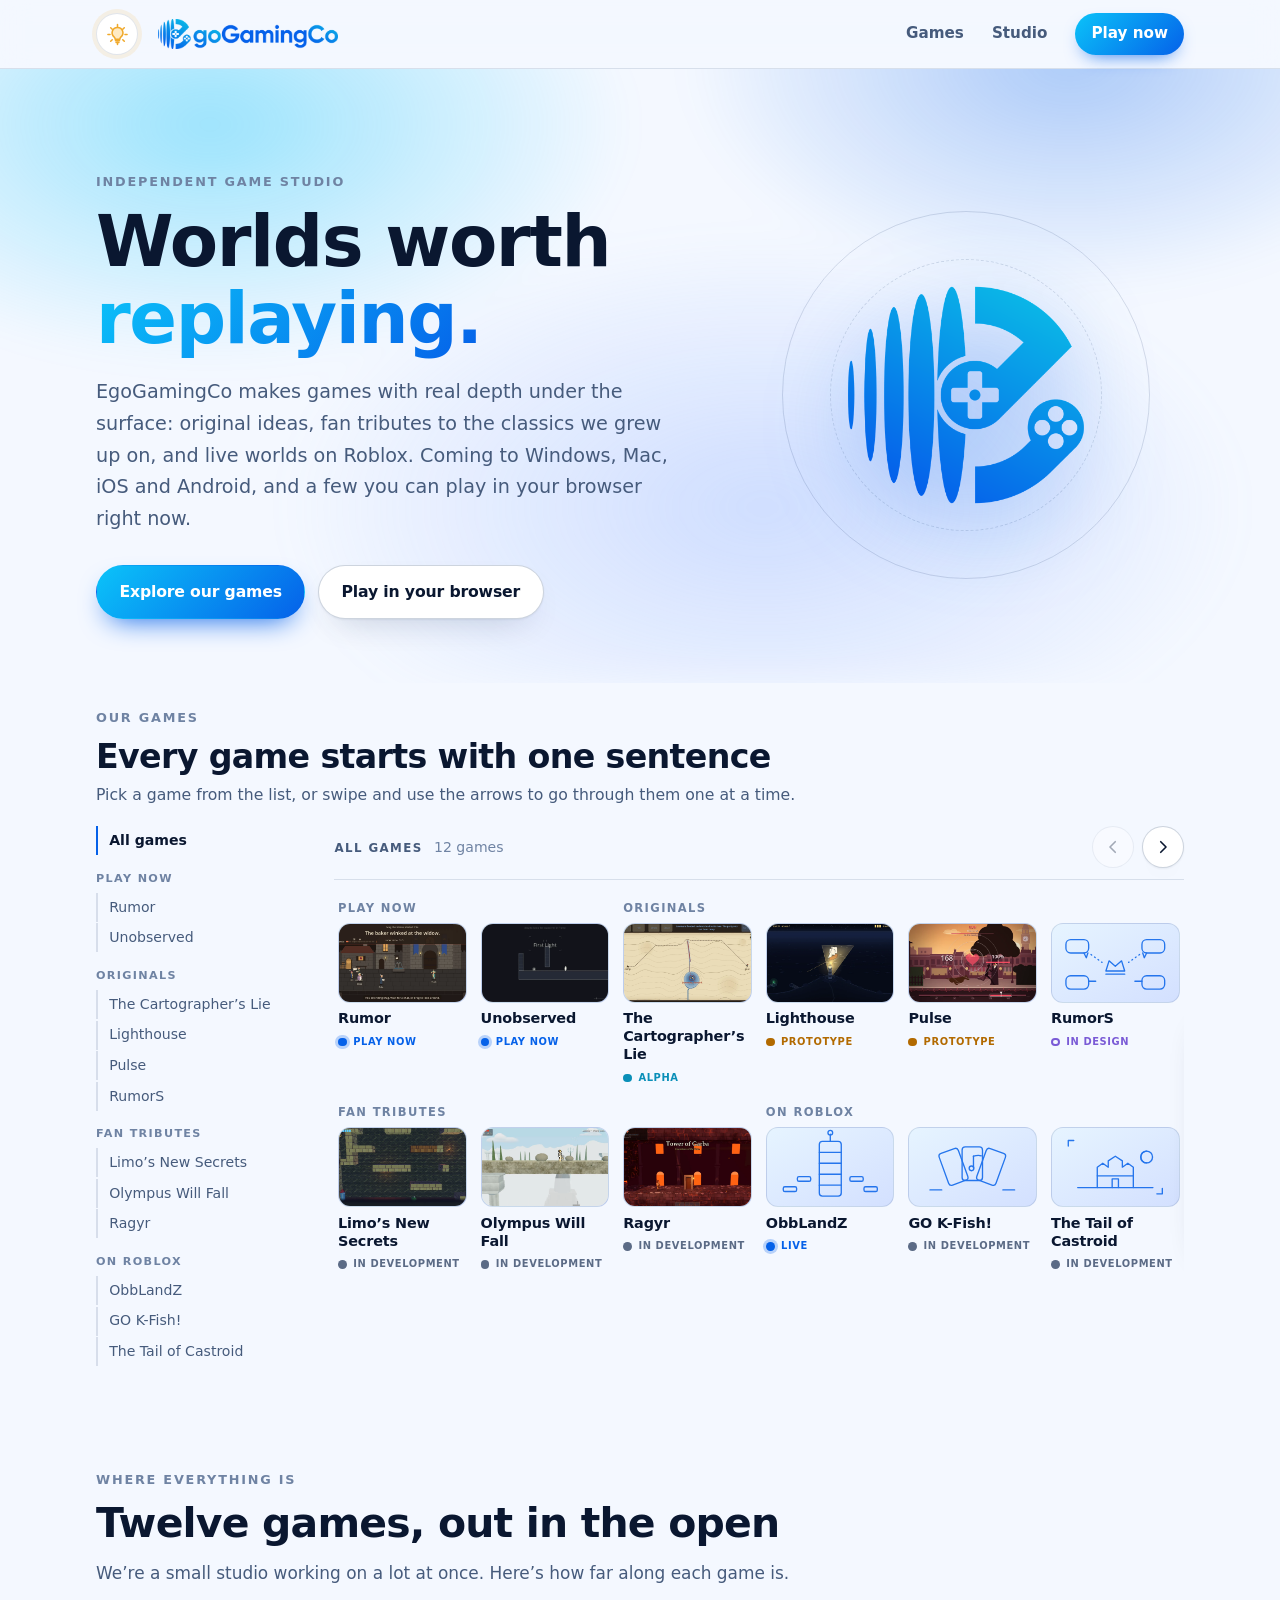
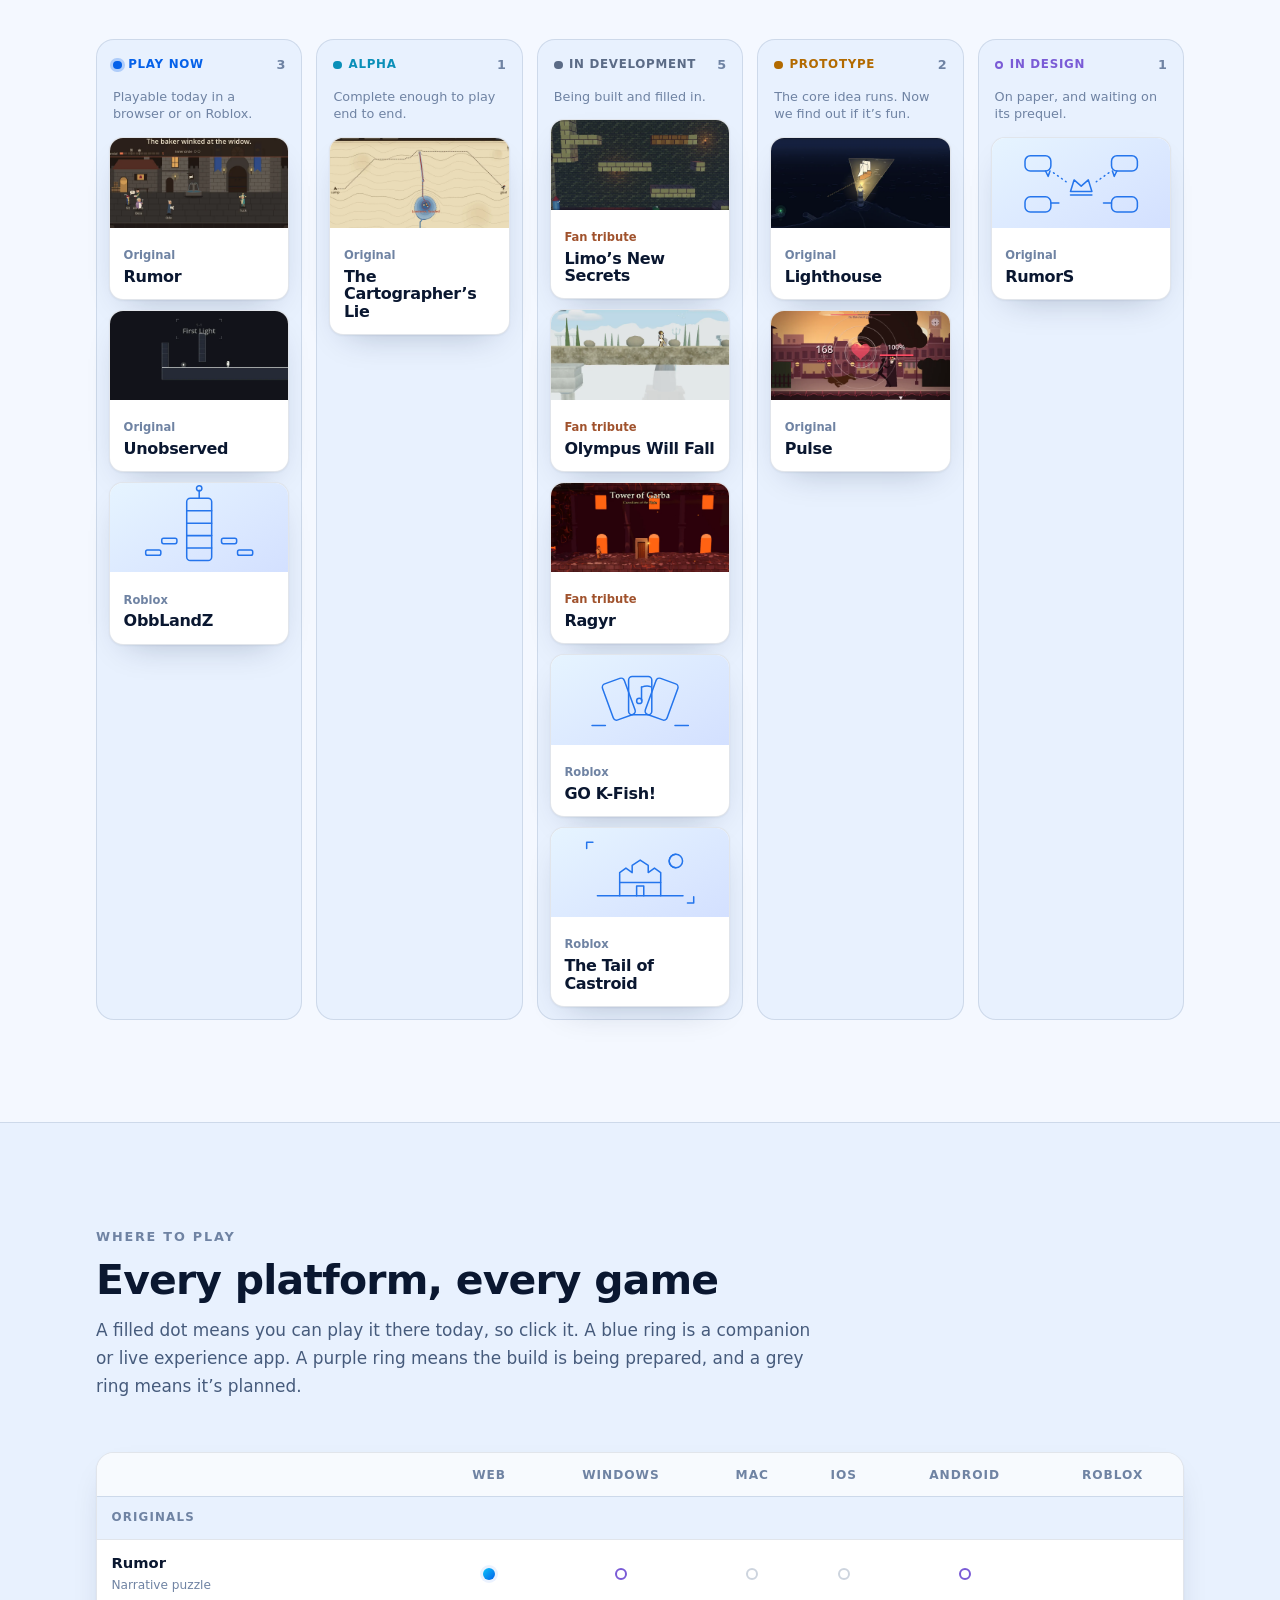
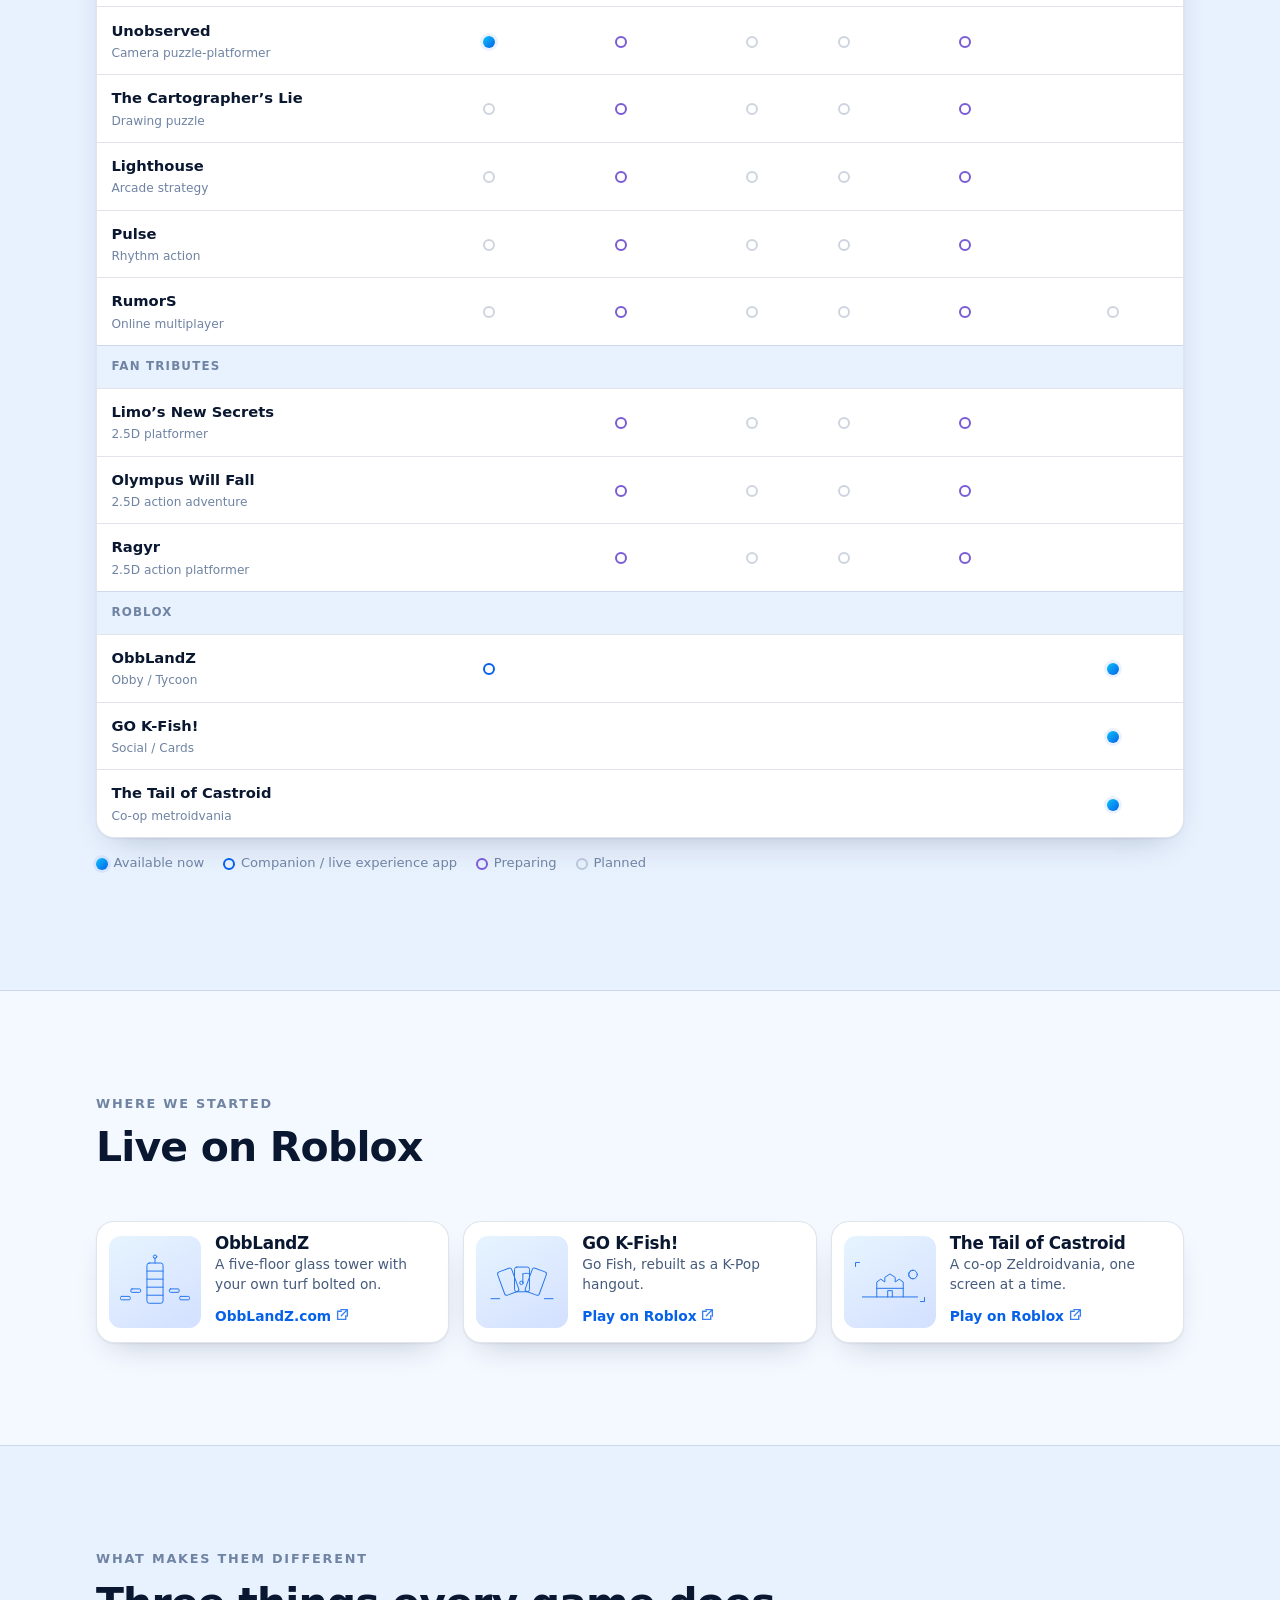
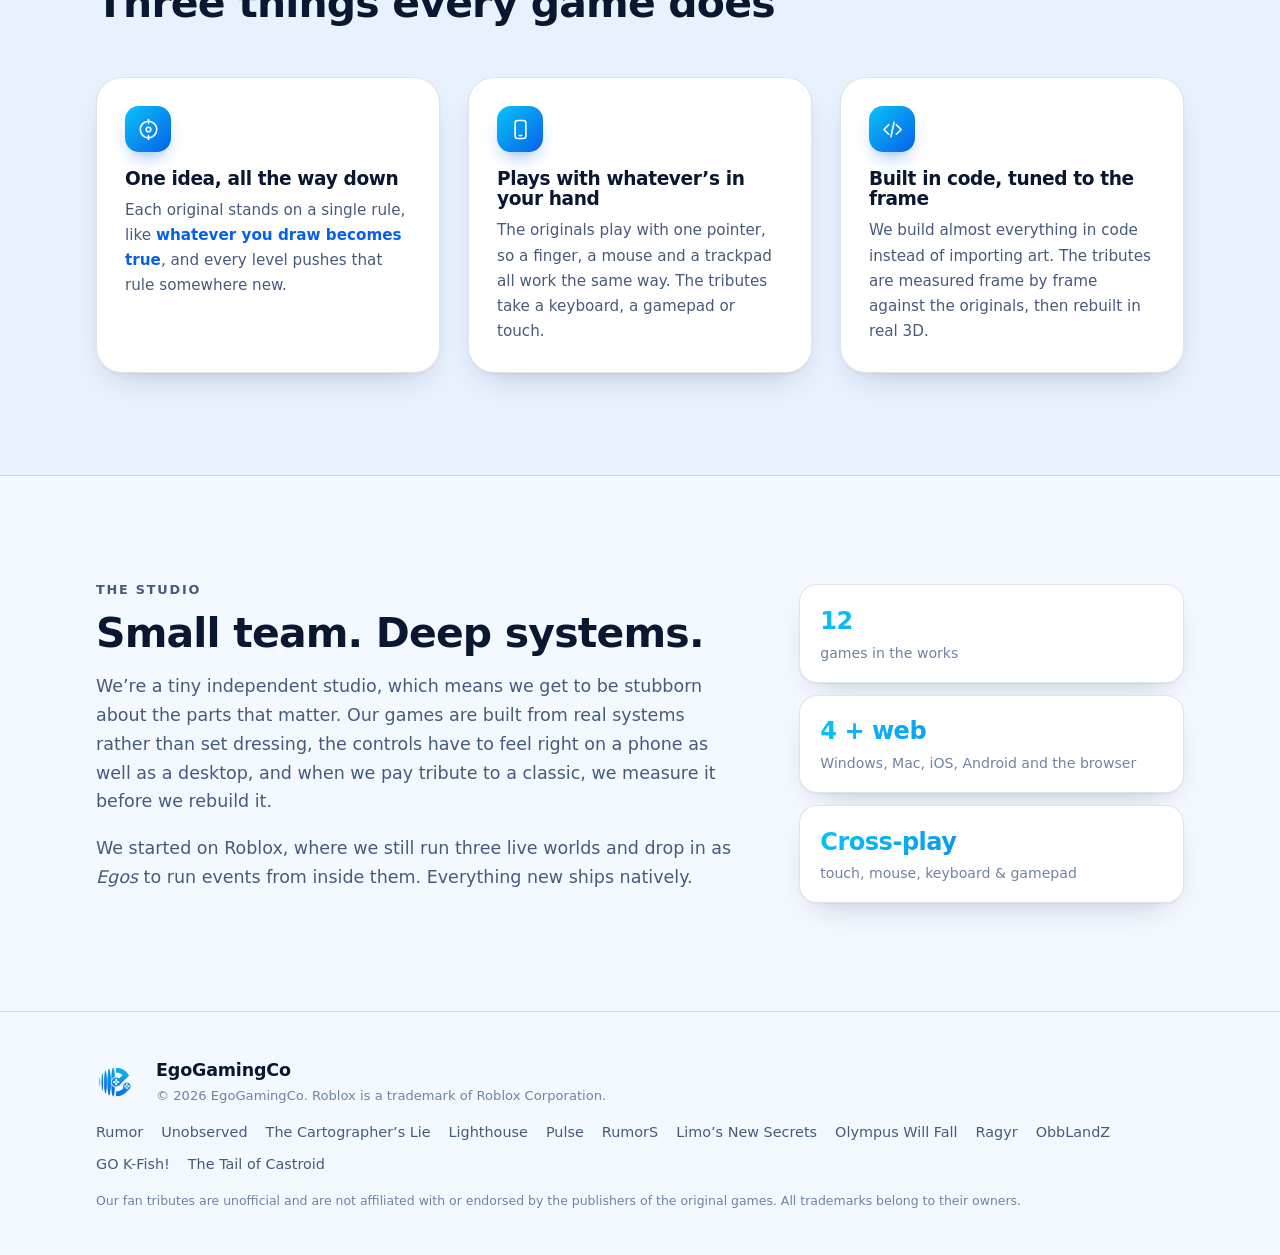
<file: index.html>
<!DOCTYPE html>
<html lang="en" id="top">
<head>
<meta charset="utf-8">
<meta name="viewport" content="width=device-width, initial-scale=1">
<title>EgoGamingCo — Worlds worth replaying</title>
<meta name="description" content="EgoGamingCo is an independent game studio making original games, fan tributes to the classics, and live worlds on Roblox, for Windows, Mac, iOS, Android and the web.">
<meta name="theme-color" content="#0561E9" media="(prefers-color-scheme: light)">
<meta name="theme-color" content="#070C18" media="(prefers-color-scheme: dark)">

<link rel="icon" href="favicon.ico" sizes="any">
<link rel="icon" type="image/png" sizes="32x32" href="assets/img/favicon-32.png">
<link rel="icon" type="image/png" sizes="16x16" href="assets/img/favicon-16.png">
<link rel="apple-touch-icon" href="assets/img/apple-touch-icon.png">

<meta property="og:type" content="website">
<meta property="og:site_name" content="EgoGamingCo">
<meta property="og:title" content="EgoGamingCo — Worlds worth replaying">
<meta property="og:description" content="Original games, fan tributes and live Roblox worlds, for Windows, Mac, iOS, Android and the web.">
<meta property="og:url" content="https://egogamingco.com/">
<meta property="og:image" content="https://egogamingco.com/assets/img/og-cover.png">
<meta property="og:image:width" content="1200">
<meta property="og:image:height" content="630">
<meta name="twitter:card" content="summary_large_image">

<link rel="stylesheet" href="assets/css/site.css">
<link rel="stylesheet" href="assets/css/games.css">
<script>
  // Applied before first paint so a saved theme never flashes the other mode.
  document.documentElement.classList.add('js');
  try {
    var t = localStorage.getItem('egc-theme');
    if (t === 'light' || t === 'dark') document.documentElement.setAttribute('data-theme', t);
  } catch (e) {}
  // Failsafe: if site.js never lands, drop the class that hides reveal content.
  setTimeout(function () {
    if (!window.__egcReady) document.documentElement.classList.remove('js');
  }, 2500);
</script>
<style>
.board { display: grid; gap: 14px; grid-template-columns: repeat(5, minmax(0, 1fr)); }
@media (max-width: 1060px) { .board { grid-template-columns: repeat(auto-fit, minmax(220px, 1fr)); } }
.lane { display: flex; flex-direction: column; gap: 10px; padding: 12px; border-radius: var(--radius);
  background: var(--bg-2); border: 1px solid var(--line); }
.lane > header { display: flex; align-items: center; justify-content: space-between; padding: 2px 4px 6px; }
.lane > header .n { font-size: .8rem; color: var(--text-faint); font-weight: 650; }
.lane-note { margin: -4px 4px 4px; font-size: .8rem; color: var(--text-faint); line-height: 1.4; }
.ticket { display: block; background: var(--surface); border: 1px solid var(--line); border-radius: 14px; overflow: hidden;
  box-shadow: var(--shadow); color: inherit; transition: transform .3s var(--ease), box-shadow .3s var(--ease); }
.ticket:hover { text-decoration: none; transform: translateY(-3px); box-shadow: var(--shadow-lift); }
.ticket .shot { aspect-ratio: 16 / 8; }
.ticket-body { padding: .7rem .85rem .85rem; }
.ticket h3 { font-size: 1rem; }
.ticket .kind { font-size: .72rem; color: var(--text-faint); font-weight: 650; }
.ticket .kind.tribute { color: var(--tribute); }

.matrix-wrap { overflow-x: auto; border: 1px solid var(--line); border-radius: var(--radius); background: var(--surface); box-shadow: var(--shadow); }
table.matrix { width: 100%; border-collapse: collapse; font-size: .92rem; min-width: 620px; }
.matrix th, .matrix td { padding: .7rem .9rem; text-align: center; border-bottom: 1px solid var(--line); }
.matrix thead th { font-size: .76rem; letter-spacing: .08em; text-transform: uppercase; color: var(--text-faint); background: var(--surface-2); }
.matrix tbody th { text-align: left; font-weight: 650; white-space: nowrap; }
.matrix tbody th small { display: block; font-weight: 500; color: var(--text-faint); font-size: .76rem; }
.matrix tr.group th { background: var(--bg-2); font-size: .74rem; letter-spacing: .1em; text-transform: uppercase; color: var(--text-faint); }
.matrix tbody tr:last-child > * { border-bottom: 0; }
.dot { display: inline-block; width: 12px; height: 12px; border-radius: 50%; vertical-align: middle; }
.dot.now { background: var(--brand-grad); box-shadow: 0 0 0 3px var(--chip-bg); }
.dot.planned { border: 2px solid var(--line-strong); }
.dot.preparing { border: 2px solid var(--st-design); }
.dot.companion { border: 2px solid var(--st-play); }
.matrix a { font-weight: 650; }
.legend { margin-top: .9rem; }
/* Phones: platform names stand on end so all seven columns fit without sideways scrolling. */
@media (max-width: 640px) {
  table.matrix { min-width: 0; table-layout: fixed; font-size: .84rem; }
  .matrix th, .matrix td { padding: .5rem .1rem; }
  .matrix thead th:not(:first-child) { width: 34px; vertical-align: bottom; padding-block: .6rem; }
  .matrix thead th span { display: inline-block; writing-mode: vertical-rl; transform: rotate(180deg); letter-spacing: .05em; }
  .matrix tbody th, .matrix tr.group th { padding-left: .75rem; white-space: normal; line-height: 1.25; }
  .matrix tbody th small { display: none; }
  .dot { width: 11px; height: 11px; }
}
.legend .dot { margin-right: .35rem; }

.strip { display: grid; gap: 14px; grid-template-columns: repeat(auto-fit, minmax(250px, 1fr)); }
.mini { display: grid; grid-template-columns: 92px 1fr; gap: 14px; align-items: center; padding: 12px;
  background: var(--surface); border: 1px solid var(--line); border-radius: var(--radius); box-shadow: var(--shadow); }
.mini .shot { border-radius: 12px; aspect-ratio: 1; }
.mini h3 { font-size: 1.05rem; }
.mini p { margin: .15rem 0 .35rem; font-size: .86rem; color: var(--text-soft); line-height: 1.45; }
.mini a { font-size: .86rem; font-weight: 650; }

#games { padding-top: 24px; padding-bottom: 0; scroll-margin-top: 68px; }
#games .section-head { margin-bottom: 18px; }
#games .section-head h2 { font-size: clamp(1.6rem, 2.6vw, 2.2rem); }
#games .section-sub { margin-top: .4rem; font-size: .98rem; }

/* Rail on the left lists every game; the deck on the right shows one view at a time. */
.reel { display: grid; grid-template-columns: 200px minmax(0, 1fr); gap: clamp(20px, 3vw, 44px); }
.rail { position: sticky; top: 92px; align-self: start; display: flex; flex-direction: column; gap: .1rem; font-size: .88rem;
  scrollbar-width: none; }
.rail::-webkit-scrollbar { display: none; }
.rail p { margin: .8rem 0 .2rem; font-size: .7rem; font-weight: 700; letter-spacing: .12em; text-transform: uppercase; color: var(--text-faint); }
.rail a { color: var(--text-soft); padding: .18rem .7rem; border-left: 2px solid var(--line); }
.rail a:hover { text-decoration: none; color: var(--text); }
.rail a.on { color: var(--text); border-left-color: var(--brand-blue); font-weight: 650; }
.rail .rail-all { font-weight: 650; }

.deck { min-width: 0; }
.deck-bar { display: flex; align-items: center; gap: .6rem 1rem; padding-bottom: .7rem; border-bottom: 1px solid var(--line); }
.deck-pos { margin: 0 auto 0 0; display: flex; align-items: baseline; gap: .7rem; font-size: .88rem; color: var(--text-faint); }
.deck-group { font-size: .74rem; font-weight: 700; letter-spacing: .12em; text-transform: uppercase; color: var(--text-soft); }
.deck-nav { display: flex; gap: .5rem; }
.deck-nav button { display: grid; place-items: center; width: 42px; height: 42px; border-radius: 50%; cursor: pointer;
  border: 1px solid var(--line-strong); background: var(--surface); color: var(--text); box-shadow: var(--shadow);
  transition: border-color .2s var(--ease), opacity .2s var(--ease); }
.deck-nav button:hover:not(:disabled) { border-color: var(--brand-cyan); }
.deck-nav button:disabled { opacity: .35; cursor: default; box-shadow: none; }
.deck svg.chev { width: 18px; height: 18px; fill: none; stroke: currentColor; stroke-width: 2.2; stroke-linecap: round; stroke-linejoin: round; }

.track { display: flex; align-items: flex-start; overflow-x: auto; overflow-y: hidden; scroll-snap-type: x mandatory;
  scroll-behavior: smooth; overscroll-behavior-x: contain; scrollbar-width: none; container-type: inline-size;
  transition: height .35s var(--ease); }
.track::-webkit-scrollbar { display: none; }
.slide { flex: 0 0 100%; min-width: 0; scroll-snap-align: start; scroll-snap-stop: always; scroll-margin-top: 140px; padding: 22px 4px 18px; outline: 0; }
.slide .big { font-size: clamp(1.5rem, 3vw, 2.5rem); line-height: 1.06; letter-spacing: -.03em; font-weight: 750; margin: 0 0 20px; max-width: 18em; }
.panel-grid { display: grid; gap: clamp(18px, 2.6vw, 32px); grid-template-columns: minmax(0, 1fr) minmax(0, 1fr); align-items: start; }
.slide .shot { border-radius: var(--radius-lg); border: 1px solid var(--line); box-shadow: var(--shadow); }
.panel-copy { display: flex; flex-direction: column; gap: .55rem; }
.panel-copy h3 { margin: 0; font-size: 1.35rem; letter-spacing: -.02em; }
.panel-copy .meta { display: flex; flex-wrap: wrap; gap: .4rem 1rem; align-items: center; font-size: .85rem; color: var(--text-faint); }
.panel-copy p { margin: 0; color: var(--text-soft); font-size: .95rem; line-height: 1.55; }
.panel-copy .go { display: flex; flex-wrap: wrap; align-items: center; gap: .6rem 1rem; margin-top: .4rem; }
.panel-copy .btn { padding: .6rem 1.15rem; font-size: .92rem; }

/* The splash is the first slide: every game as a tile. */
.splash { display: grid; gap: 20px 14px; grid-template-columns: repeat(6, minmax(0, 1fr)); }
.tiles { grid-column: span var(--n); display: flex; flex-direction: column; gap: .5rem; }
.tiles h3 { font-size: .72rem; font-weight: 700; letter-spacing: .12em; text-transform: uppercase; color: var(--text-faint); }
.tiles ul { display: grid; gap: 14px; grid-template-columns: repeat(var(--n), minmax(0, 1fr)); margin: 0; padding: 0; list-style: none; }
.tile { display: flex; flex-direction: column; gap: .4rem; color: var(--text); }
.tile:hover { text-decoration: none; }
.tile .shot { display: block; border-radius: 12px; box-shadow: none; transition: transform .3s var(--ease), box-shadow .3s var(--ease); }
.tile:hover .shot, .tile:focus-visible .shot { transform: translateY(-3px); box-shadow: var(--shadow-lift); }
.tile strong { font-size: .9rem; line-height: 1.25; letter-spacing: -.01em; }
.tile .status { font-size: .62rem; }

@container (max-width: 680px) {
  .splash { grid-template-columns: minmax(0, 1fr); gap: 18px; }
  .tiles { grid-column: auto; }
  .tiles ul { grid-template-columns: repeat(3, minmax(0, 1fr)); gap: 12px 10px; }
  .tiles-play ul, .tiles-originals ul { grid-template-columns: repeat(2, minmax(0, 1fr)); }
  .tile strong { font-size: .82rem; }
  .tile .status { font-size: .6rem; letter-spacing: .04em; }
  .panel-grid { grid-template-columns: minmax(0, 1fr); }
  .slide { padding-top: 16px; }
  .slide .big { font-size: 1.45rem; margin-bottom: 14px; }
}

/* Narrow screens: the rail becomes a row of chips above the deck. */
@media (max-width: 900px) {
  .reel { grid-template-columns: minmax(0, 1fr); gap: 12px; }
  .rail { position: static; flex-direction: row; gap: .4rem; overflow-x: auto; padding-bottom: 2px; }
  .rail p { display: none; }
  .rail a { flex: none; white-space: nowrap; padding: .35rem .85rem; border: 1px solid var(--line-strong); border-radius: 999px; font-size: .84rem; }
  .rail a.on { border-color: transparent; background: var(--brand-grad); color: #fff; }
}
@media (max-width: 760px) {
  .ticket { display: grid; grid-template-columns: 104px minmax(0, 1fr); align-items: center; }
  .ticket .shot { aspect-ratio: 16 / 10; }
  .ticket-body { padding: .45rem .8rem; }
}
@media (prefers-reduced-motion: reduce) { .track { transition: none; } }
</style>
</head>
<body>

<a class="skip-link" href="#main">Skip to content</a>

<header class="site-header">
  <div class="wrap header-inner">
    <button id="theme-toggle" class="bulb" type="button" aria-label="Switch colour mode" title="Switch colour mode">
      <svg class="bulb-icon" viewBox="0 0 24 24" aria-hidden="true" focusable="false">
        <g class="bulb-rays">
          <path d="M12 1.6v2.2M12 20.2v2.2M4.2 12H2M22 12h-2.2M6.5 6.5 4.9 4.9M19.1 19.1l-1.6-1.6M17.5 6.5l1.6-1.6M4.9 19.1l1.6-1.6"/>
        </g>
        <path class="bulb-glass" d="M12 4.6a5.6 5.6 0 0 0-3.4 10.05c.5.4.8.98.86 1.6l.06.65h5l.06-.65c.06-.62.36-1.2.86-1.6A5.6 5.6 0 0 0 12 4.6Z"/>
        <path class="bulb-base" d="M9.9 18.4h4.2M10.5 20.4h3"/>
      </svg>
    </button>

    <a class="brand" href="#top" aria-label="EgoGamingCo home">
      <img class="brand-lockup" src="assets/img/egogaming-lockup.png" alt="EgoGamingCo" width="2048" height="342">
      <img class="brand-mark" src="assets/img/egogaming-mark-512.png" alt="EgoGamingCo" width="512" height="512">
    </a>

    <nav class="site-nav" aria-label="Primary">
      <a href="#games">Games</a>
      <a href="#studio">Studio</a>
      <a class="nav-cta" href="#play">Play now</a>
    </nav>
  </div>
</header>

<main id="main">

  <section class="hero">
    <div class="aurora" aria-hidden="true"></div>
    <div class="wrap hero-inner">
      <div class="hero-copy">
        <p class="eyebrow">Independent game studio</p>
        <h1>Worlds worth<br><span class="grad">replaying.</span></h1>
        <p class="lede">
          EgoGamingCo makes games with real depth under the surface: original
          ideas, fan tributes to the classics we grew up on, and live worlds on
          Roblox. Coming to Windows, Mac, iOS and Android, and a few you can
          play in your browser right now.
        </p>
        <div class="hero-actions">
          <a class="btn btn-primary" href="#games">Explore our games</a>
          <a class="btn btn-ghost" href="#play">Play in your browser</a>
        </div>
      </div>

      <div class="hero-art" aria-hidden="true">
        <span class="orbit orbit-1"></span>
        <span class="orbit orbit-2"></span>
        <img src="assets/img/egogaming-mark-1024.png" alt="" width="1024" height="1024" loading="eager" decoding="async">
      </div>
    </div>
  </section>

  <section id="games" class="section">
    <div class="wrap">
      <header class="section-head reveal">
        <p class="eyebrow">Our games</p>
        <h2>Every game starts with one sentence</h2>
        <p class="section-sub">Pick a game from the list, or swipe and use the arrows to go through them one at a time.</p>
      </header>
      <div class="reel">
        <nav class="rail" aria-label="Games"><a class="rail-all on" href="#all-games" aria-current="true">All games</a><p>Play now</p><a href="#rumor">Rumor</a><a href="#unobserved">Unobserved</a><p>Originals</p><a href="#cartographer">The Cartographer’s Lie</a><a href="#lighthouse">Lighthouse</a><a href="#pulse">Pulse</a><a href="#rumors">RumorS</a><p>Fan tributes</p><a href="#limo">Limo’s New Secrets</a><a href="#olympus">Olympus Will Fall</a><a href="#ragyr">Ragyr</a><p>On Roblox</p><a href="#obblandz">ObbLandZ</a><a href="#kfish">GO K-Fish!</a><a href="#castroid">The Tail of Castroid</a></nav>
        <div class="deck" role="region" aria-roledescription="carousel" aria-label="Our games, one at a time">
          <div class="deck-bar">
            <p class="deck-pos" aria-live="polite"><span class="deck-group">All games</span><span class="deck-count">12 games</span></p>
            <div class="deck-nav">
              <button type="button" data-go="-1" aria-label="Previous" disabled><svg class="chev" viewBox="0 0 24 24" aria-hidden="true" focusable="false"><path d="M15 5l-7 7 7 7"/></svg></button>
              <button type="button" data-go="1" aria-label="Next"><svg class="chev" viewBox="0 0 24 24" aria-hidden="true" focusable="false"><path d="M9 5l7 7-7 7"/></svg></button>
            </div>
          </div>
          <div class="track">
          <div class="slide" id="all-games" tabindex="-1" role="group" aria-roledescription="slide"
               aria-label="All games" data-group="All games" data-title="all games">
            <div class="splash">
              <div class="tiles tiles-play" id="play" style="--n:2">
                <h3>Play now</h3>
                <ul>
                  <li><a class="tile" href="#rumor"><span class="shot"><img src="assets/img/games/rumor.webp" alt="" width="960" height="600" loading="lazy" decoding="async"></span><strong>Rumor</strong><span class="status st-play">Play now</span></a></li>
                  <li><a class="tile" href="#unobserved"><span class="shot"><img src="assets/img/games/unobserved.webp" alt="" width="960" height="600" loading="lazy" decoding="async"></span><strong>Unobserved</strong><span class="status st-play">Play now</span></a></li>
                </ul>
              </div>
              <div class="tiles tiles-originals" id="originals" style="--n:4">
                <h3>Originals</h3>
                <ul>
                  <li><a class="tile" href="#cartographer"><span class="shot"><img src="assets/img/games/cartographer.webp" alt="" width="960" height="600" loading="lazy" decoding="async"></span><strong>The Cartographer’s Lie</strong><span class="status st-alpha">Alpha</span></a></li>
                  <li><a class="tile" href="#lighthouse"><span class="shot"><img src="assets/img/games/lighthouse.webp" alt="" width="960" height="600" loading="lazy" decoding="async"></span><strong>Lighthouse</strong><span class="status st-proto">Prototype</span></a></li>
                  <li><a class="tile" href="#pulse"><span class="shot"><img src="assets/img/games/pulse.webp" alt="" width="960" height="600" loading="lazy" decoding="async"></span><strong>Pulse</strong><span class="status st-proto">Prototype</span></a></li>
                  <li><a class="tile" href="#rumors"><span class="shot"><svg viewBox="0 0 320 200" aria-hidden="true" focusable="false" aria-label="Four speech bubbles converging on a crown">
              <g class="art-lines">
                <path d="M136 120l8-26 16 14 16-14 8 26z"/><path d="M136 128h48"/>
                <rect x="34" y="40" width="58" height="34" rx="12"/><path d="M80 74l6 12 4-12"/>
                <rect x="228" y="40" width="58" height="34" rx="12"/><path d="M240 74l-6 12-4-12"/>
                <rect x="34" y="132" width="58" height="34" rx="12"/><path d="M92 146h18"/>
                <rect x="228" y="132" width="58" height="34" rx="12"/><path d="M228 146h-18"/>
                <path d="M98 78l28 20M222 78l-28 20" stroke-dasharray="2 9"/>
              </g>
            </svg></span><strong>RumorS</strong><span class="status st-design">In design</span></a></li>
                </ul>
              </div>
              <div class="tiles tiles-tributes" id="tributes" style="--n:3">
                <h3>Fan tributes</h3>
                <ul>
                  <li><a class="tile" href="#limo"><span class="shot"><img src="assets/img/games/limo.webp" alt="" width="960" height="600" loading="lazy" decoding="async"></span><strong>Limo’s New Secrets</strong><span class="status st-dev">In development</span></a></li>
                  <li><a class="tile" href="#olympus"><span class="shot"><img src="assets/img/games/olympus.webp" alt="" width="960" height="600" loading="lazy" decoding="async"></span><strong>Olympus Will Fall</strong><span class="status st-dev">In development</span></a></li>
                  <li><a class="tile" href="#ragyr"><span class="shot"><img src="assets/img/games/ragyr.webp" alt="" width="960" height="600" loading="lazy" decoding="async"></span><strong>Ragyr</strong><span class="status st-dev">In development</span></a></li>
                </ul>
              </div>
              <div class="tiles tiles-on-roblox" id="on-roblox" style="--n:3">
                <h3>On Roblox</h3>
                <ul>
                  <li><a class="tile" href="#obblandz"><span class="shot"><svg viewBox="0 0 320 200" aria-hidden="true" focusable="false" aria-label="Stylised glass tower with obby platforms">
              <defs>
                <linearGradient id="gObb" x1="0" y1="0" x2="1" y2="1">
                  <stop offset="0" stop-color="#0BC3F9"/><stop offset="1" stop-color="#0561E9"/>
                </linearGradient>
              </defs>
              <g class="art-lines">
                <rect x="132" y="34" width="56" height="140" rx="8"/>
                <path d="M132 62h56M132 90h56M132 118h56M132 146h56"/>
                <rect x="40" y="150" width="34" height="12" rx="4"/>
                <rect x="76" y="124" width="34" height="12" rx="4"/>
                <rect x="210" y="124" width="34" height="12" rx="4"/>
                <rect x="246" y="150" width="34" height="12" rx="4"/>
                <path d="M160 34V16"/>
                <circle cx="160" cy="12" r="6"/>
              </g>
            </svg></span><strong>ObbLandZ</strong><span class="status st-play">Live</span></a></li>
                  <li><a class="tile" href="#kfish"><span class="shot"><svg viewBox="0 0 320 200" aria-hidden="true" focusable="false" aria-label="Fanned playing cards with a music note">
              <g class="art-lines">
                <rect x="86" y="56" width="52" height="86" rx="8" transform="rotate(-20 112 99)"/>
                <rect x="182" y="56" width="52" height="86" rx="8" transform="rotate(20 208 99)"/>
                <rect x="134" y="48" width="52" height="86" rx="8"/>
                <path d="M163 72v30"/>
                <path d="M163 72c9-3 15-3 20-1"/>
                <circle cx="158" cy="103" r="6"/>
                <path d="M52 158h30M238 158h30"/>
              </g>
            </svg></span><strong>GO K-Fish!</strong><span class="status st-dev">In development</span></a></li>
                  <li><a class="tile" href="#castroid"><span class="shot"><svg viewBox="0 0 320 200" aria-hidden="true" focusable="false" aria-label="Castle battlements under a moon, framed by a room grid">
              <g class="art-lines">
                <path d="M40 46V32h14M280 154v14h-14"/>
                <path d="M114 152V100l14-10 14 10V84l18-12 18 12v16l14-10 14 10v52"/>
                <path d="M114 122h92"/>
                <path d="M152 152v-22h16v22"/>
                <circle cx="240" cy="74" r="15"/>
                <path d="M240 59a15 15 0 0 0 0 30"/>
                <path d="M64 152h192"/>
              </g>
            </svg></span><strong>The Tail of Castroid</strong><span class="status st-dev">In development</span></a></li>
                </ul>
              </div>
            </div>
          </div>
          <article class="slide" id="rumor" tabindex="-1" role="group" aria-roledescription="slide"
                   aria-label="Rumor, 1 of 12" data-group="Play now" data-title="Rumor">
            <p class="big">You are a piece of gossip. <span class="grad">Every retelling changes you.</span></p>
            <div class="panel-grid">
              <div class="shot"><img src="assets/img/games/rumor.webp" alt="Rumor: townsfolk in a medieval courtyard, with the scandal meter at 1" width="960" height="600" loading="lazy" decoding="async"></div>
              <div class="panel-copy">
                <h3>Rumor</h3>
                <div class="meta"><span class="status st-play">Play now</span><span>Narrative puzzle</span></div>
                
                <p>You hop from mouth to mouth, and every teller rewrites you: the drunk makes it worse, the priest makes it a sin, the child gets the names backwards. Grow scandalous enough to get past the gate and reach the one ear that matters, without the wrong person ending up in the stocks.</p>
                <div class="go"><ul class="plats" aria-label="Platforms"><li class="now" title="Available now">Web</li><li class="preparing" title="Preparing">Windows</li><li class="planned" title="Planned">Mac</li><li class="planned" title="Planned">iOS</li><li class="preparing" title="Preparing">Android</li></ul><a class="btn btn-primary" href="Rumor/">Play in your browser</a></div>
              </div>
            </div>
          </article>
          <article class="slide" id="unobserved" tabindex="-1" role="group" aria-roledescription="slide"
                   aria-label="Unobserved, 2 of 12" data-group="Play now" data-title="Unobserved">
            <p class="big">Only what you frame exists.</p>
            <div class="panel-grid">
              <div class="shot"><img src="assets/img/games/unobserved.webp" alt="Unobserved: a wanderer on a bare platform inside the camera frame" width="960" height="600" loading="lazy" decoding="async"></div>
              <div class="panel-copy">
                <h3>Unobserved</h3>
                <div class="meta"><span class="status st-play">Play now</span><span>Camera puzzle-platformer</span></div>
                
                <p>You are the camera. A wanderer walks on their own through a world that only exists inside your frame. Anything outside it stops existing, and zoom decides how solid things are: zoom out far enough and a thin wall can be walked through.</p>
                <div class="go"><ul class="plats" aria-label="Platforms"><li class="now" title="Available now">Web</li><li class="preparing" title="Preparing">Windows</li><li class="planned" title="Planned">Mac</li><li class="planned" title="Planned">iOS</li><li class="preparing" title="Preparing">Android</li></ul><a class="btn btn-primary" href="Unobserved/">Play in your browser</a></div>
              </div>
            </div>
          </article>
          <article class="slide" id="cartographer" tabindex="-1" role="group" aria-roledescription="slide"
                   aria-label="The Cartographer’s Lie, 3 of 12" data-group="Original" data-title="The Cartographer’s Lie">
            <p class="big">Whatever you draw becomes true.</p>
            <div class="panel-grid">
              <div class="shot"><img src="assets/img/games/cartographer.webp" alt="The Cartographer&#x27;s Lie: a parchment map where a drawn river has flooded the town of Lowmere" width="960" height="600" loading="lazy" decoding="async"></div>
              <div class="panel-copy">
                <h3>The Cartographer’s Lie</h3>
                <div class="meta"><span class="status st-alpha">Alpha</span><span>Drawing puzzle</span></div>
                
                <p>You chart unknown land from rumours and sworn testimony, then seal the map, and the land becomes exactly what you drew, mistakes and all. Water runs downhill, hills block wind, and a missing path strands the expedition. Keep the patron happy on as little ink as you can.</p>
                <div class="go"><ul class="plats" aria-label="Platforms"><li class="planned" title="Planned">Web</li><li class="preparing" title="Preparing">Windows</li><li class="planned" title="Planned">Mac</li><li class="planned" title="Planned">iOS</li><li class="preparing" title="Preparing">Android</li></ul></div>
              </div>
            </div>
          </article>
          <article class="slide" id="lighthouse" tabindex="-1" role="group" aria-roledescription="slide"
                   aria-label="Lighthouse, 4 of 12" data-group="Original" data-title="Lighthouse">
            <p class="big">Whatever the light touches stands still.</p>
            <div class="panel-grid">
              <div class="shot"><img src="assets/img/games/lighthouse.webp" alt="Lighthouse: the beam picks out a sailing ship on a black sea" width="960" height="600" loading="lazy" decoding="async"></div>
              <div class="panel-copy">
                <h3>Lighthouse</h3>
                <div class="meta"><span class="status st-proto">Prototype</span><span>Arcade strategy</span></div>
                
                <p>A ship only steers straight while your beam is on it, and a creature from the deep only stops while the light holds it. Every second you give one is a second of darkness for everything else. Keep the lantern lit until dawn.</p>
                <div class="go"><ul class="plats" aria-label="Platforms"><li class="planned" title="Planned">Web</li><li class="preparing" title="Preparing">Windows</li><li class="planned" title="Planned">Mac</li><li class="planned" title="Planned">iOS</li><li class="preparing" title="Preparing">Android</li></ul></div>
              </div>
            </div>
          </article>
          <article class="slide" id="pulse" tabindex="-1" role="group" aria-roledescription="slide"
                   aria-label="Pulse, 5 of 12" data-group="Original" data-title="Pulse">
            <p class="big">You are the hero’s heart. <span class="grad">Keep them alive.</span></p>
            <div class="panel-grid">
              <div class="shot"><img src="assets/img/games/pulse.webp" alt="Pulse: a man sprints from a dog while the heart monitor reads 168 bpm" width="960" height="600" loading="lazy" decoding="async"></div>
              <div class="panel-copy">
                <h3>Pulse</h3>
                <div class="meta"><span class="status st-proto">Prototype</span><span>Rhythm action</span></div>
                
                <p>An ordinary man runs ordinary errands while a thriller keeps brushing past him: a getaway car, a briefcase swap, a van that isn’t selling ice cream. You tap every heartbeat. Beat too slow and he stumbles, too fast and he panics, and the story changes with how you kept time.</p>
                <div class="go"><ul class="plats" aria-label="Platforms"><li class="planned" title="Planned">Web</li><li class="preparing" title="Preparing">Windows</li><li class="planned" title="Planned">Mac</li><li class="planned" title="Planned">iOS</li><li class="preparing" title="Preparing">Android</li></ul></div>
              </div>
            </div>
          </article>
          <article class="slide" id="rumors" tabindex="-1" role="group" aria-roledescription="slide"
                   aria-label="RumorS, 6 of 12" data-group="Original" data-title="RumorS">
            <p class="big">Every player is a rumour. <span class="grad">First to the king wins.</span></p>
            <div class="panel-grid">
              <div class="shot"><svg viewBox="0 0 320 200" role="img" aria-label="Four speech bubbles converging on a crown">
              <g class="art-lines">
                <path d="M136 120l8-26 16 14 16-14 8 26z"/><path d="M136 128h48"/>
                <rect x="34" y="40" width="58" height="34" rx="12"/><path d="M80 74l6 12 4-12"/>
                <rect x="228" y="40" width="58" height="34" rx="12"/><path d="M240 74l-6 12-4-12"/>
                <rect x="34" y="132" width="58" height="34" rx="12"/><path d="M92 146h18"/>
                <rect x="228" y="132" width="58" height="34" rx="12"/><path d="M228 146h-18"/>
                <path d="M98 78l28 20M222 78l-28 20" stroke-dasharray="2 9"/>
              </g>
            </svg></div>
              <div class="panel-copy">
                <h3>RumorS</h3>
                <div class="meta"><span class="status st-design">In design</span><span>Online multiplayer</span></div>
                
                <p>The online follow-up to Rumor. Everybody starts as a different piece of gossip in the same medieval town, and each player has to get their own story to the king in the form they were dealt. Everyone you convince along the way is still there when your rivals pass through.</p>
                <div class="go"><ul class="plats" aria-label="Platforms"><li class="planned" title="Planned">Web</li><li class="preparing" title="Preparing">Windows</li><li class="planned" title="Planned">Mac</li><li class="planned" title="Planned">iOS</li><li class="preparing" title="Preparing">Android</li><li class="planned" title="Planned">Roblox</li></ul></div>
              </div>
            </div>
          </article>
          <article class="slide" id="limo" tabindex="-1" role="group" aria-roledescription="slide"
                   aria-label="Limo’s New Secrets, 7 of 12" data-group="Fan tribute" data-title="Limo’s New Secrets">
            <p class="big">Every secret is back where you left it.</p>
            <div class="panel-grid">
              <div class="shot"><img src="assets/img/games/limo.webp" alt="Limo&#x27;s New Secrets: a lantern-lit castle room built from stone blocks" width="960" height="600" loading="lazy" decoding="async"></div>
              <div class="panel-copy">
                <h3>Limo’s New Secrets</h3>
                <div class="meta"><span class="status st-dev">In development</span><span>2.5D platformer</span></div>
                <p class="tribute-of">A fan tribute to <cite>Milon’s Secret Castle</cite> (Hudson Soft, NES, 1986)</p>
                <p>The castle is rebuilt in real 3D behind a locked side-on camera, so it parallaxes while it plays like the flat original. Movement, jumps and bubbles are matched to frame-by-frame measurements of the original game, and every block and enemy is built in code.</p>
                <div class="go"><ul class="plats" aria-label="Platforms"><li class="preparing" title="Preparing">Windows</li><li class="planned" title="Planned">Mac</li><li class="planned" title="Planned">iOS</li><li class="preparing" title="Preparing">Android</li></ul></div>
              </div>
            </div>
          </article>
          <article class="slide" id="olympus" tabindex="-1" role="group" aria-roledescription="slide"
                   aria-label="Olympus Will Fall, 8 of 12" data-group="Fan tribute" data-title="Olympus Will Fall">
            <p class="big">The gods arm you one grudging gift at a time.</p>
            <div class="panel-grid">
              <div class="shot"><img src="assets/img/games/olympus.webp" alt="Olympus Will Fall: Orpheus on a cliff road in Laconia beneath Poseidon&#x27;s trident" width="960" height="600" loading="lazy" decoding="async"></div>
              <div class="panel-copy">
                <h3>Olympus Will Fall</h3>
                <div class="meta"><span class="status st-dev">In development</span><span>2.5D action adventure</span></div>
                <p class="tribute-of">A fan tribute to <cite>The Battle of Olympus</cite> (NES, 1988)</p>
                <p>Helene is gone, and Orpheus walks from Arcadia to Tartarus to bring her back. The structure is faithful, the length is condensed, and there’s a metroidvania lean. Movement is measured from the original, and there isn’t a single texture file: every mountain, olive grove and monster is built in code.</p>
                <div class="go"><ul class="plats" aria-label="Platforms"><li class="preparing" title="Preparing">Windows</li><li class="planned" title="Planned">Mac</li><li class="planned" title="Planned">iOS</li><li class="preparing" title="Preparing">Android</li></ul></div>
              </div>
            </div>
          </article>
          <article class="slide" id="ragyr" tabindex="-1" role="group" aria-roledescription="slide"
                   aria-label="Ragyr, 9 of 12" data-group="Fan tribute" data-title="Ragyr">
            <p class="big">The Legend of the Warrior… you know…</p>
            <div class="panel-grid">
              <div class="shot"><img src="assets/img/games/ragyr.webp" alt="Ragyr: the warrior at a door in the Tower of Garba" width="960" height="600" loading="lazy" decoding="async"></div>
              <div class="panel-copy">
                <h3>Ragyr</h3>
                <div class="meta"><span class="status st-dev">In development</span><span>2.5D action platformer</span></div>
                <p class="tribute-of">A fan tribute to Tecmo’s legendary 1987 NES game. You know the one.</p>
                <p>Real 3D forests and ruins parallax behind a side-on camera, and the grappling hook, crossbow and wind pulley are tuned against the original right down to how the rope sways. The music comes in three sets: Original, a Modern re-orchestration and a new procedural score.</p>
                <div class="go"><ul class="plats" aria-label="Platforms"><li class="preparing" title="Preparing">Windows</li><li class="planned" title="Planned">Mac</li><li class="planned" title="Planned">iOS</li><li class="preparing" title="Preparing">Android</li></ul></div>
              </div>
            </div>
          </article>
          <article class="slide" id="obblandz" tabindex="-1" role="group" aria-roledescription="slide"
                   aria-label="ObbLandZ, 10 of 12" data-group="On Roblox" data-title="ObbLandZ">
            <p class="big">A five-floor glass tower with your own turf bolted on.</p>
            <div class="panel-grid">
              <div class="shot"><svg viewBox="0 0 320 200" role="img" aria-label="Stylised glass tower with obby platforms">
              <defs>
                <linearGradient id="gObb" x1="0" y1="0" x2="1" y2="1">
                  <stop offset="0" stop-color="#0BC3F9"/><stop offset="1" stop-color="#0561E9"/>
                </linearGradient>
              </defs>
              <g class="art-lines">
                <rect x="132" y="34" width="56" height="140" rx="8"/>
                <path d="M132 62h56M132 90h56M132 118h56M132 146h56"/>
                <rect x="40" y="150" width="34" height="12" rx="4"/>
                <rect x="76" y="124" width="34" height="12" rx="4"/>
                <rect x="210" y="124" width="34" height="12" rx="4"/>
                <rect x="246" y="150" width="34" height="12" rx="4"/>
                <path d="M160 34V16"/>
                <circle cx="160" cy="12" r="6"/>
              </g>
            </svg></div>
              <div class="panel-copy">
                <h3>ObbLandZ</h3>
                <div class="meta"><span class="status st-play">Live</span><span>Obby / Tycoon</span></div>
                
                <p>Four difficulty arms (Unc, Noob, Buff and PSYCH) spiral out from the hub, a five-level dungeon runs beneath the lobby, and there are eggs, critters, find-hunts and sky races throughout. The whole world is generated at runtime.</p>
                <div class="go"><ul class="plats" aria-label="Platforms"><li class="companion" title="Companion / live experience app">Web</li><li class="now" title="Available now">Roblox</li></ul><a class="btn btn-primary" href="https://obblandz.com" target="_blank" rel="noopener">ObbLandZ.com <svg class="ext" viewBox="0 0 16 16" aria-hidden="true" focusable="false"><path d="M6 2h8v8M14 2 6.5 9.5M12 9.5V14H2V4h4.5"/></svg></a></div>
              </div>
            </div>
          </article>
          <article class="slide" id="kfish" tabindex="-1" role="group" aria-roledescription="slide"
                   aria-label="GO K-Fish!, 11 of 12" data-group="On Roblox" data-title="GO K-Fish!">
            <p class="big">Go Fish, rebuilt as a K-Pop hangout.</p>
            <div class="panel-grid">
              <div class="shot"><svg viewBox="0 0 320 200" role="img" aria-label="Fanned playing cards with a music note">
              <g class="art-lines">
                <rect x="86" y="56" width="52" height="86" rx="8" transform="rotate(-20 112 99)"/>
                <rect x="182" y="56" width="52" height="86" rx="8" transform="rotate(20 208 99)"/>
                <rect x="134" y="48" width="52" height="86" rx="8"/>
                <path d="M163 72v30"/>
                <path d="M163 72c9-3 15-3 20-1"/>
                <circle cx="158" cy="103" r="6"/>
                <path d="M52 158h30M238 158h30"/>
              </g>
            </svg></div>
              <div class="panel-copy">
                <h3>GO K-Fish!</h3>
                <div class="meta"><span class="status st-dev">In development</span><span>Social / Cards</span></div>
                
                <p>Nine tables of up to six players each, playing with photocards of real group members. Six themed tables reroll their rules every thirty minutes and three stay traditional. If the room is quiet, an NPC sits down with you, so there’s always a game going.</p>
                <div class="go"><ul class="plats" aria-label="Platforms"><li class="now" title="Available now">Roblox</li></ul><a class="btn btn-primary" href="https://www.roblox.com/games/126178556468771" target="_blank" rel="noopener">Play on Roblox <svg class="ext" viewBox="0 0 16 16" aria-hidden="true" focusable="false"><path d="M6 2h8v8M14 2 6.5 9.5M12 9.5V14H2V4h4.5"/></svg></a></div>
              </div>
            </div>
          </article>
          <article class="slide" id="castroid" tabindex="-1" role="group" aria-roledescription="slide"
                   aria-label="The Tail of Castroid, 12 of 12" data-group="On Roblox" data-title="The Tail of Castroid">
            <p class="big">A co-op Zeldroidvania, one screen at a time.</p>
            <div class="panel-grid">
              <div class="shot"><svg viewBox="0 0 320 200" role="img" aria-label="Castle battlements under a moon, framed by a room grid">
              <g class="art-lines">
                <path d="M40 46V32h14M280 154v14h-14"/>
                <path d="M114 152V100l14-10 14 10V84l18-12 18 12v16l14-10 14 10v52"/>
                <path d="M114 122h92"/>
                <path d="M152 152v-22h16v22"/>
                <circle cx="240" cy="74" r="15"/>
                <path d="M240 59a15 15 0 0 0 0 30"/>
                <path d="M64 152h192"/>
              </g>
            </svg></div>
              <div class="panel-copy">
                <h3>The Tail of Castroid</h3>
                <div class="meta"><span class="status st-dev">In development</span><span>Co-op metroidvania</span></div>
                
                <p>The camera snaps from room to room, and rooms switch between side-on, top-down and a spinnable 2.5D view. Twenty-seven themed tools work as both weapons and keys, and parties travel together, with NPC teammates filling in when your friends are offline.</p>
                <div class="go"><ul class="plats" aria-label="Platforms"><li class="now" title="Available now">Roblox</li></ul><a class="btn btn-primary" href="https://www.roblox.com/games/72686457710961" target="_blank" rel="noopener">Play on Roblox <svg class="ext" viewBox="0 0 16 16" aria-hidden="true" focusable="false"><path d="M6 2h8v8M14 2 6.5 9.5M12 9.5V14H2V4h4.5"/></svg></a></div>
              </div>
            </div>
          </article>
          </div>
        </div>
      </div>
    </div>
  </section>

  <section id="where" class="section">
    <div class="wrap">
      <header class="section-head reveal">
        <p class="eyebrow">Where everything is</p>
        <h2>Twelve games, out in the open</h2>
        <p class="section-sub">We&rsquo;re a small studio working on a lot at once. Here&rsquo;s how far along each game is.</p>
      </header>
      <div class="board">
        <section class="lane reveal" aria-label="Play now">
          <header><span class="status st-play">Play now</span><span class="n">3</span></header>
          <p class="lane-note">Playable today in a browser or on Roblox.</p>
          <a class="ticket" href="#rumor">
            <div class="shot"><img src="assets/img/games/rumor.webp" alt="Rumor: townsfolk in a medieval courtyard, with the scandal meter at 1" width="960" height="600" loading="lazy" decoding="async"></div>
            <div class="ticket-body"><span class="kind original">Original</span><h3>Rumor</h3></div>
          </a>
          <a class="ticket" href="#unobserved">
            <div class="shot"><img src="assets/img/games/unobserved.webp" alt="Unobserved: a wanderer on a bare platform inside the camera frame" width="960" height="600" loading="lazy" decoding="async"></div>
            <div class="ticket-body"><span class="kind original">Original</span><h3>Unobserved</h3></div>
          </a>
          <a class="ticket" href="#obblandz">
            <div class="shot"><svg viewBox="0 0 320 200" role="img" aria-label="Stylised glass tower with obby platforms">
              <defs>
                <linearGradient id="gObb" x1="0" y1="0" x2="1" y2="1">
                  <stop offset="0" stop-color="#0BC3F9"/><stop offset="1" stop-color="#0561E9"/>
                </linearGradient>
              </defs>
              <g class="art-lines">
                <rect x="132" y="34" width="56" height="140" rx="8"/>
                <path d="M132 62h56M132 90h56M132 118h56M132 146h56"/>
                <rect x="40" y="150" width="34" height="12" rx="4"/>
                <rect x="76" y="124" width="34" height="12" rx="4"/>
                <rect x="210" y="124" width="34" height="12" rx="4"/>
                <rect x="246" y="150" width="34" height="12" rx="4"/>
                <path d="M160 34V16"/>
                <circle cx="160" cy="12" r="6"/>
              </g>
            </svg></div>
            <div class="ticket-body"><span class="kind roblox">Roblox</span><h3>ObbLandZ</h3></div>
          </a>
        </section>
        <section class="lane reveal" aria-label="Alpha">
          <header><span class="status st-alpha">Alpha</span><span class="n">1</span></header>
          <p class="lane-note">Complete enough to play end to end.</p>
          <a class="ticket" href="#cartographer">
            <div class="shot"><img src="assets/img/games/cartographer.webp" alt="The Cartographer&#x27;s Lie: a parchment map where a drawn river has flooded the town of Lowmere" width="960" height="600" loading="lazy" decoding="async"></div>
            <div class="ticket-body"><span class="kind original">Original</span><h3>The Cartographer’s Lie</h3></div>
          </a>
        </section>
        <section class="lane reveal" aria-label="In development">
          <header><span class="status st-dev">In development</span><span class="n">5</span></header>
          <p class="lane-note">Being built and filled in.</p>
          <a class="ticket" href="#limo">
            <div class="shot"><img src="assets/img/games/limo.webp" alt="Limo&#x27;s New Secrets: a lantern-lit castle room built from stone blocks" width="960" height="600" loading="lazy" decoding="async"></div>
            <div class="ticket-body"><span class="kind tribute">Fan tribute</span><h3>Limo’s New Secrets</h3></div>
          </a>
          <a class="ticket" href="#olympus">
            <div class="shot"><img src="assets/img/games/olympus.webp" alt="Olympus Will Fall: Orpheus on a cliff road in Laconia beneath Poseidon&#x27;s trident" width="960" height="600" loading="lazy" decoding="async"></div>
            <div class="ticket-body"><span class="kind tribute">Fan tribute</span><h3>Olympus Will Fall</h3></div>
          </a>
          <a class="ticket" href="#ragyr">
            <div class="shot"><img src="assets/img/games/ragyr.webp" alt="Ragyr: the warrior at a door in the Tower of Garba" width="960" height="600" loading="lazy" decoding="async"></div>
            <div class="ticket-body"><span class="kind tribute">Fan tribute</span><h3>Ragyr</h3></div>
          </a>
          <a class="ticket" href="#kfish">
            <div class="shot"><svg viewBox="0 0 320 200" role="img" aria-label="Fanned playing cards with a music note">
              <g class="art-lines">
                <rect x="86" y="56" width="52" height="86" rx="8" transform="rotate(-20 112 99)"/>
                <rect x="182" y="56" width="52" height="86" rx="8" transform="rotate(20 208 99)"/>
                <rect x="134" y="48" width="52" height="86" rx="8"/>
                <path d="M163 72v30"/>
                <path d="M163 72c9-3 15-3 20-1"/>
                <circle cx="158" cy="103" r="6"/>
                <path d="M52 158h30M238 158h30"/>
              </g>
            </svg></div>
            <div class="ticket-body"><span class="kind roblox">Roblox</span><h3>GO K-Fish!</h3></div>
          </a>
          <a class="ticket" href="#castroid">
            <div class="shot"><svg viewBox="0 0 320 200" role="img" aria-label="Castle battlements under a moon, framed by a room grid">
              <g class="art-lines">
                <path d="M40 46V32h14M280 154v14h-14"/>
                <path d="M114 152V100l14-10 14 10V84l18-12 18 12v16l14-10 14 10v52"/>
                <path d="M114 122h92"/>
                <path d="M152 152v-22h16v22"/>
                <circle cx="240" cy="74" r="15"/>
                <path d="M240 59a15 15 0 0 0 0 30"/>
                <path d="M64 152h192"/>
              </g>
            </svg></div>
            <div class="ticket-body"><span class="kind roblox">Roblox</span><h3>The Tail of Castroid</h3></div>
          </a>
        </section>
        <section class="lane reveal" aria-label="Prototype">
          <header><span class="status st-proto">Prototype</span><span class="n">2</span></header>
          <p class="lane-note">The core idea runs. Now we find out if it&rsquo;s fun.</p>
          <a class="ticket" href="#lighthouse">
            <div class="shot"><img src="assets/img/games/lighthouse.webp" alt="Lighthouse: the beam picks out a sailing ship on a black sea" width="960" height="600" loading="lazy" decoding="async"></div>
            <div class="ticket-body"><span class="kind original">Original</span><h3>Lighthouse</h3></div>
          </a>
          <a class="ticket" href="#pulse">
            <div class="shot"><img src="assets/img/games/pulse.webp" alt="Pulse: a man sprints from a dog while the heart monitor reads 168 bpm" width="960" height="600" loading="lazy" decoding="async"></div>
            <div class="ticket-body"><span class="kind original">Original</span><h3>Pulse</h3></div>
          </a>
        </section>
        <section class="lane reveal" aria-label="In design">
          <header><span class="status st-design">In design</span><span class="n">1</span></header>
          <p class="lane-note">On paper, and waiting on its prequel.</p>
          <a class="ticket" href="#rumors">
            <div class="shot"><svg viewBox="0 0 320 200" role="img" aria-label="Four speech bubbles converging on a crown">
              <g class="art-lines">
                <path d="M136 120l8-26 16 14 16-14 8 26z"/><path d="M136 128h48"/>
                <rect x="34" y="40" width="58" height="34" rx="12"/><path d="M80 74l6 12 4-12"/>
                <rect x="228" y="40" width="58" height="34" rx="12"/><path d="M240 74l-6 12-4-12"/>
                <rect x="34" y="132" width="58" height="34" rx="12"/><path d="M92 146h18"/>
                <rect x="228" y="132" width="58" height="34" rx="12"/><path d="M228 146h-18"/>
                <path d="M98 78l28 20M222 78l-28 20" stroke-dasharray="2 9"/>
              </g>
            </svg></div>
            <div class="ticket-body"><span class="kind original">Original</span><h3>RumorS</h3></div>
          </a>
        </section>
      </div>
    </div>
  </section>

  <section id="where-to-play" class="section section-alt">
    <div class="wrap">
      <header class="section-head reveal">
        <p class="eyebrow">Where to play</p>
        <h2>Every platform, every game</h2>
        <p class="section-sub">A filled dot means you can play it there today, so click it. A blue ring is a companion or live experience app. A purple ring means the build is being prepared, and a grey ring means it&rsquo;s planned.</p>
      </header>
      <div class="matrix-wrap reveal">
        <table class="matrix">
          <thead><tr><th scope="col"><span class="sr">Game</span></th><th scope="col"><span>Web</span></th><th scope="col"><span>Windows</span></th><th scope="col"><span>Mac</span></th><th scope="col"><span>iOS</span></th><th scope="col"><span>Android</span></th><th scope="col"><span>Roblox</span></th></tr></thead>
          <tbody><tr class="group"><th colspan="7" scope="rowgroup">Originals</th></tr><tr><th scope="row">Rumor<small>Narrative puzzle</small></th><td><a href="Rumor/" ><span class="dot now" aria-hidden="true"></span><span class="sr">Play Rumor now</span></a></td><td><span class="dot preparing" aria-hidden="true"></span><span class="sr">Preparing</span></td><td><span class="dot planned" aria-hidden="true"></span><span class="sr">Planned</span></td><td><span class="dot planned" aria-hidden="true"></span><span class="sr">Planned</span></td><td><span class="dot preparing" aria-hidden="true"></span><span class="sr">Preparing</span></td><td><span class="sr">Not planned</span></td></tr><tr><th scope="row">Unobserved<small>Camera puzzle-platformer</small></th><td><a href="Unobserved/" ><span class="dot now" aria-hidden="true"></span><span class="sr">Play Unobserved now</span></a></td><td><span class="dot preparing" aria-hidden="true"></span><span class="sr">Preparing</span></td><td><span class="dot planned" aria-hidden="true"></span><span class="sr">Planned</span></td><td><span class="dot planned" aria-hidden="true"></span><span class="sr">Planned</span></td><td><span class="dot preparing" aria-hidden="true"></span><span class="sr">Preparing</span></td><td><span class="sr">Not planned</span></td></tr><tr><th scope="row">The Cartographer’s Lie<small>Drawing puzzle</small></th><td><span class="dot planned" aria-hidden="true"></span><span class="sr">Planned</span></td><td><span class="dot preparing" aria-hidden="true"></span><span class="sr">Preparing</span></td><td><span class="dot planned" aria-hidden="true"></span><span class="sr">Planned</span></td><td><span class="dot planned" aria-hidden="true"></span><span class="sr">Planned</span></td><td><span class="dot preparing" aria-hidden="true"></span><span class="sr">Preparing</span></td><td><span class="sr">Not planned</span></td></tr><tr><th scope="row">Lighthouse<small>Arcade strategy</small></th><td><span class="dot planned" aria-hidden="true"></span><span class="sr">Planned</span></td><td><span class="dot preparing" aria-hidden="true"></span><span class="sr">Preparing</span></td><td><span class="dot planned" aria-hidden="true"></span><span class="sr">Planned</span></td><td><span class="dot planned" aria-hidden="true"></span><span class="sr">Planned</span></td><td><span class="dot preparing" aria-hidden="true"></span><span class="sr">Preparing</span></td><td><span class="sr">Not planned</span></td></tr><tr><th scope="row">Pulse<small>Rhythm action</small></th><td><span class="dot planned" aria-hidden="true"></span><span class="sr">Planned</span></td><td><span class="dot preparing" aria-hidden="true"></span><span class="sr">Preparing</span></td><td><span class="dot planned" aria-hidden="true"></span><span class="sr">Planned</span></td><td><span class="dot planned" aria-hidden="true"></span><span class="sr">Planned</span></td><td><span class="dot preparing" aria-hidden="true"></span><span class="sr">Preparing</span></td><td><span class="sr">Not planned</span></td></tr><tr><th scope="row">RumorS<small>Online multiplayer</small></th><td><span class="dot planned" aria-hidden="true"></span><span class="sr">Planned</span></td><td><span class="dot preparing" aria-hidden="true"></span><span class="sr">Preparing</span></td><td><span class="dot planned" aria-hidden="true"></span><span class="sr">Planned</span></td><td><span class="dot planned" aria-hidden="true"></span><span class="sr">Planned</span></td><td><span class="dot preparing" aria-hidden="true"></span><span class="sr">Preparing</span></td><td><span class="dot planned" aria-hidden="true"></span><span class="sr">Planned</span></td></tr><tr class="group"><th colspan="7" scope="rowgroup">Fan tributes</th></tr><tr><th scope="row">Limo’s New Secrets<small>2.5D platformer</small></th><td><span class="sr">Not planned</span></td><td><span class="dot preparing" aria-hidden="true"></span><span class="sr">Preparing</span></td><td><span class="dot planned" aria-hidden="true"></span><span class="sr">Planned</span></td><td><span class="dot planned" aria-hidden="true"></span><span class="sr">Planned</span></td><td><span class="dot preparing" aria-hidden="true"></span><span class="sr">Preparing</span></td><td><span class="sr">Not planned</span></td></tr><tr><th scope="row">Olympus Will Fall<small>2.5D action adventure</small></th><td><span class="sr">Not planned</span></td><td><span class="dot preparing" aria-hidden="true"></span><span class="sr">Preparing</span></td><td><span class="dot planned" aria-hidden="true"></span><span class="sr">Planned</span></td><td><span class="dot planned" aria-hidden="true"></span><span class="sr">Planned</span></td><td><span class="dot preparing" aria-hidden="true"></span><span class="sr">Preparing</span></td><td><span class="sr">Not planned</span></td></tr><tr><th scope="row">Ragyr<small>2.5D action platformer</small></th><td><span class="sr">Not planned</span></td><td><span class="dot preparing" aria-hidden="true"></span><span class="sr">Preparing</span></td><td><span class="dot planned" aria-hidden="true"></span><span class="sr">Planned</span></td><td><span class="dot planned" aria-hidden="true"></span><span class="sr">Planned</span></td><td><span class="dot preparing" aria-hidden="true"></span><span class="sr">Preparing</span></td><td><span class="sr">Not planned</span></td></tr><tr class="group"><th colspan="7" scope="rowgroup">Roblox</th></tr><tr><th scope="row">ObbLandZ<small>Obby / Tycoon</small></th><td><a href="https://obblandz.com" target="_blank" rel="noopener"><span class="dot companion" aria-hidden="true"></span><span class="sr">Open the ObbLandZ companion app</span></a></td><td><span class="sr">Not planned</span></td><td><span class="sr">Not planned</span></td><td><span class="sr">Not planned</span></td><td><span class="sr">Not planned</span></td><td><a href="https://obblandz.com" target="_blank" rel="noopener" ><span class="dot now" aria-hidden="true"></span><span class="sr">Play ObbLandZ now</span></a></td></tr><tr><th scope="row">GO K-Fish!<small>Social / Cards</small></th><td><span class="sr">Not planned</span></td><td><span class="sr">Not planned</span></td><td><span class="sr">Not planned</span></td><td><span class="sr">Not planned</span></td><td><span class="sr">Not planned</span></td><td><a href="https://www.roblox.com/games/126178556468771" target="_blank" rel="noopener" ><span class="dot now" aria-hidden="true"></span><span class="sr">Play GO K-Fish! now</span></a></td></tr><tr><th scope="row">The Tail of Castroid<small>Co-op metroidvania</small></th><td><span class="sr">Not planned</span></td><td><span class="sr">Not planned</span></td><td><span class="sr">Not planned</span></td><td><span class="sr">Not planned</span></td><td><span class="sr">Not planned</span></td><td><a href="https://www.roblox.com/games/72686457710961" target="_blank" rel="noopener" ><span class="dot now" aria-hidden="true"></span><span class="sr">Play The Tail of Castroid now</span></a></td></tr></tbody>
        </table>
      </div>
      <p class="legend"><span><span class="dot now"></span>Available now</span><span><span class="dot companion"></span>Companion / live experience app</span><span><span class="dot preparing"></span>Preparing</span><span><span class="dot planned"></span>Planned</span></p>
    </div>
  </section>

  <section id="roblox" class="section">
    <div class="wrap">
      <header class="section-head reveal">
        <p class="eyebrow">Where we started</p>
        <h2>Live on Roblox</h2>
      </header>
      <div class="strip">
        <article class="mini reveal">
          <div class="shot"><svg viewBox="0 0 320 200" role="img" aria-label="Stylised glass tower with obby platforms">
              <defs>
                <linearGradient id="gObb" x1="0" y1="0" x2="1" y2="1">
                  <stop offset="0" stop-color="#0BC3F9"/><stop offset="1" stop-color="#0561E9"/>
                </linearGradient>
              </defs>
              <g class="art-lines">
                <rect x="132" y="34" width="56" height="140" rx="8"/>
                <path d="M132 62h56M132 90h56M132 118h56M132 146h56"/>
                <rect x="40" y="150" width="34" height="12" rx="4"/>
                <rect x="76" y="124" width="34" height="12" rx="4"/>
                <rect x="210" y="124" width="34" height="12" rx="4"/>
                <rect x="246" y="150" width="34" height="12" rx="4"/>
                <path d="M160 34V16"/>
                <circle cx="160" cy="12" r="6"/>
              </g>
            </svg></div>
          <div><h3>ObbLandZ</h3><p>A five-floor glass tower with your own turf bolted on.</p><a class="" href="https://obblandz.com" target="_blank" rel="noopener">ObbLandZ.com <svg class="ext" viewBox="0 0 16 16" aria-hidden="true" focusable="false"><path d="M6 2h8v8M14 2 6.5 9.5M12 9.5V14H2V4h4.5"/></svg></a></div>
        </article>
        <article class="mini reveal">
          <div class="shot"><svg viewBox="0 0 320 200" role="img" aria-label="Fanned playing cards with a music note">
              <g class="art-lines">
                <rect x="86" y="56" width="52" height="86" rx="8" transform="rotate(-20 112 99)"/>
                <rect x="182" y="56" width="52" height="86" rx="8" transform="rotate(20 208 99)"/>
                <rect x="134" y="48" width="52" height="86" rx="8"/>
                <path d="M163 72v30"/>
                <path d="M163 72c9-3 15-3 20-1"/>
                <circle cx="158" cy="103" r="6"/>
                <path d="M52 158h30M238 158h30"/>
              </g>
            </svg></div>
          <div><h3>GO K-Fish!</h3><p>Go Fish, rebuilt as a K-Pop hangout.</p><a class="" href="https://www.roblox.com/games/126178556468771" target="_blank" rel="noopener">Play on Roblox <svg class="ext" viewBox="0 0 16 16" aria-hidden="true" focusable="false"><path d="M6 2h8v8M14 2 6.5 9.5M12 9.5V14H2V4h4.5"/></svg></a></div>
        </article>
        <article class="mini reveal">
          <div class="shot"><svg viewBox="0 0 320 200" role="img" aria-label="Castle battlements under a moon, framed by a room grid">
              <g class="art-lines">
                <path d="M40 46V32h14M280 154v14h-14"/>
                <path d="M114 152V100l14-10 14 10V84l18-12 18 12v16l14-10 14 10v52"/>
                <path d="M114 122h92"/>
                <path d="M152 152v-22h16v22"/>
                <circle cx="240" cy="74" r="15"/>
                <path d="M240 59a15 15 0 0 0 0 30"/>
                <path d="M64 152h192"/>
              </g>
            </svg></div>
          <div><h3>The Tail of Castroid</h3><p>A co-op Zeldroidvania, one screen at a time.</p><a class="" href="https://www.roblox.com/games/72686457710961" target="_blank" rel="noopener">Play on Roblox <svg class="ext" viewBox="0 0 16 16" aria-hidden="true" focusable="false"><path d="M6 2h8v8M14 2 6.5 9.5M12 9.5V14H2V4h4.5"/></svg></a></div>
        </article>
      </div>
    </div>
  </section>

  <section id="different" class="section section-alt">
    <div class="wrap">
      <header class="section-head reveal">
        <p class="eyebrow">What makes them different</p>
        <h2>Three things every game does</h2>
      </header>
      <ul class="pillars">
        <li class="pillar reveal">
          <span class="pillar-icon" aria-hidden="true">
            <svg viewBox="0 0 24 24" focusable="false"><circle cx="12" cy="12" r="8.6"/><circle cx="12" cy="12" r="2.4"/><path d="M12 1.6v4M12 18.4v4"/></svg>
          </span>
          <h3>One idea, all the way down</h3>
          <p>Each original stands on a single rule, like <em>whatever you draw becomes true</em>, and every level pushes that rule somewhere new.</p>
        </li>
        <li class="pillar reveal">
          <span class="pillar-icon" aria-hidden="true">
            <svg viewBox="0 0 24 24" focusable="false"><rect x="6.4" y="2.6" width="11.2" height="18.8" rx="2.6"/><path d="M10.6 18.2h2.8"/></svg>
          </span>
          <h3>Plays with whatever&rsquo;s in your hand</h3>
          <p>The originals play with one pointer, so a finger, a mouse and a trackpad all work the same way. The tributes take a keyboard, a gamepad or touch.</p>
        </li>
        <li class="pillar reveal">
          <span class="pillar-icon" aria-hidden="true">
            <svg viewBox="0 0 24 24" focusable="false"><path d="M8 7 3 12l5 5M16 7l5 5-5 5M13.6 4.6l-3.2 14.8"/></svg>
          </span>
          <h3>Built in code, tuned to the frame</h3>
          <p>We build almost everything in code instead of importing art. The tributes are measured frame by frame against the originals, then rebuilt in real 3D.</p>
        </li>
      </ul>
    </div>
  </section>

  <section id="studio" class="section">
    <div class="wrap studio">
      <div class="studio-copy reveal">
        <p class="eyebrow">The studio</p>
        <h2>Small team. Deep systems.</h2>
        <p>
          We&rsquo;re a tiny independent studio, which means we get to be stubborn about
          the parts that matter. Our games are built from real systems rather than set
          dressing, the controls have to feel right on a phone as well as a desktop,
          and when we pay tribute to a classic, we measure it before we rebuild it.
        </p>
        <p>
          We started on Roblox, where we still run three live worlds and drop in as
          <em>Egos</em> to run events from inside them. Everything new ships natively.
        </p>
      </div>
      <ul class="facts reveal">
        <li><strong>12</strong><span>games in the works</span></li>
        <li><strong>4 + web</strong><span>Windows, Mac, iOS, Android and the browser</span></li>
        <li><strong>Cross-play</strong><span>touch, mouse, keyboard &amp; gamepad</span></li>
      </ul>
    </div>
  </section>

</main>

<footer class="site-footer">
  <div class="wrap footer-inner">
    <img class="footer-mark" src="assets/img/egogaming-mark-512.png" alt="" width="512" height="512" loading="lazy" decoding="async">
    <div class="footer-text">
      <p class="footer-name">EgoGamingCo</p>
      <p class="footer-meta">&copy; <span id="year">2026</span> EgoGamingCo. Roblox is a trademark of Roblox Corporation.</p>
    </div>
    <nav class="footer-links" aria-label="Footer">
      <a href="#rumor">Rumor</a>
      <a href="#unobserved">Unobserved</a>
      <a href="#cartographer">The Cartographer’s Lie</a>
      <a href="#lighthouse">Lighthouse</a>
      <a href="#pulse">Pulse</a>
      <a href="#rumors">RumorS</a>
      <a href="#limo">Limo’s New Secrets</a>
      <a href="#olympus">Olympus Will Fall</a>
      <a href="#ragyr">Ragyr</a>
      <a href="#obblandz">ObbLandZ</a>
      <a href="#kfish">GO K-Fish!</a>
      <a href="#castroid">The Tail of Castroid</a>
    </nav>
    <p class="footer-note">Our fan tributes are unofficial and are not affiliated with or endorsed by the publishers of the original games. All trademarks belong to their owners.</p>
  </div>
</footer>

<script src="assets/js/site.js" defer></script>
<script>
(function () {
  var section = document.getElementById('games');
  var rail = section.querySelector('.rail');
  var deck = section.querySelector('.deck');
  var track = deck.querySelector('.track');
  var slides = Array.prototype.slice.call(track.children);
  var links = Array.prototype.slice.call(rail.querySelectorAll('a'));
  var prev = deck.querySelector('[data-go="-1"]');
  var next = deck.querySelector('[data-go="1"]');
  var group = deck.querySelector('.deck-group');
  var count = deck.querySelector('.deck-count');
  var header = document.querySelector('.site-header');
  var still = window.matchMedia('(prefers-reduced-motion: reduce)');
  var games = slides.length - 1;
  var index = 0;

  // The box takes the height of the current view. While sliding it only grows, so nothing is cut off
  // mid-swipe; once the slide settles it shrinks to fit.
  var settle = 0;
  function fitHeight() { track.style.height = slides[index].offsetHeight + 'px'; }
  function growTo(i) { track.style.height = Math.max(track.offsetHeight, slides[i].offsetHeight) + 'px'; }

  function sync(i, write) {
    index = i;
    var s = slides[i];
    group.textContent = s.getAttribute('data-group');
    count.textContent = i === 0 ? games + ' games' : i + ' / ' + games;
    prev.disabled = i === 0;
    next.disabled = i === slides.length - 1;
    prev.title = i > 0 ? 'Back to ' + slides[i - 1].getAttribute('data-title') : '';
    next.title = i < slides.length - 1 ? 'Next: ' + slides[i + 1].getAttribute('data-title') : '';
    links.forEach(function (a) {
      var on = a.getAttribute('href') === '#' + s.id;
      a.classList.toggle('on', on);
      if (on) a.setAttribute('aria-current', 'true'); else a.removeAttribute('aria-current');
      // On narrow screens the rail is a sideways row; keep the current chip in view.
      if (on && rail.scrollWidth > rail.clientWidth)
        rail.scrollTo({ left: a.offsetLeft - rail.offsetLeft - 16, behavior: still.matches ? 'auto' : 'smooth' });
    });
    growTo(i);
    clearTimeout(settle);
    settle = setTimeout(fitHeight, 400);
    if (write) history.replaceState(null, '', i === 0 ? '#games' : '#' + s.id);
  }

  function go(i, smooth, quiet) {
    i = Math.max(0, Math.min(slides.length - 1, i));
    if (!smooth || still.matches) track.style.scrollBehavior = 'auto';
    track.scrollLeft = i * track.clientWidth;
    track.style.scrollBehavior = '';
    sync(i, !quiet);
    if (!smooth || still.matches) fitHeight();
  }

  // Put the top of the deck just under the sticky header, unless it is already in a good spot.
  function bringIntoView() {
    var room = header.offsetHeight + 12;
    var top = (window.innerWidth > 900 ? deck : rail).getBoundingClientRect().top;
    if (top < room || top > window.innerHeight * 0.35)
      window.scrollTo({ top: window.pageYOffset + top - room, behavior: still.matches ? 'auto' : 'smooth' });
  }

  var raf = 0;
  track.addEventListener('scroll', function () {
    if (raf) return;
    raf = requestAnimationFrame(function () {
      raf = 0;
      var i = Math.round(track.scrollLeft / track.clientWidth);
      if (i !== index) sync(i, true);
      clearTimeout(settle);
      settle = setTimeout(fitHeight, 150);
    });
  });
  window.addEventListener('resize', function () { go(index, false); });
  if ('ResizeObserver' in window) {
    var ro = new ResizeObserver(function () { fitHeight(); });
    slides.forEach(function (s) { ro.observe(s); });
  }

  prev.addEventListener('click', function () { go(index - 1, true); });
  next.addEventListener('click', function () { go(index + 1, true); });
  deck.addEventListener('keydown', function (ev) {
    if (ev.altKey || ev.ctrlKey || ev.metaKey) return;
    if (ev.key === 'ArrowLeft') { ev.preventDefault(); go(index - 1, true); }
    else if (ev.key === 'ArrowRight') { ev.preventDefault(); go(index + 1, true); }
  });

  // Any link to something inside the deck (rail, tiles, board, footer, "Play now") turns the deck to it.
  document.addEventListener('click', function (ev) {
    var a = ev.target.closest && ev.target.closest('a[href^="#"]');
    if (!a) return;
    var el = document.getElementById(a.getAttribute('href').slice(1));
    var slide = el && track.contains(el) && el.closest('.slide');
    if (!slide) return;
    ev.preventDefault();
    var i = slides.indexOf(slide);
    go(i, true);
    if (rail.contains(a)) return;
    bringIntoView();
    if (i > 0) slide.focus({ preventScroll: true });
  });

  var target = location.hash && document.getElementById(location.hash.slice(1));
  var first = target && track.contains(target) ? slides.indexOf(target.closest('.slide')) : 0;
  go(first, false, true);
  if (first > 0) window.addEventListener('load', bringIntoView);
})();
</script>
</body>
</html>
</file>
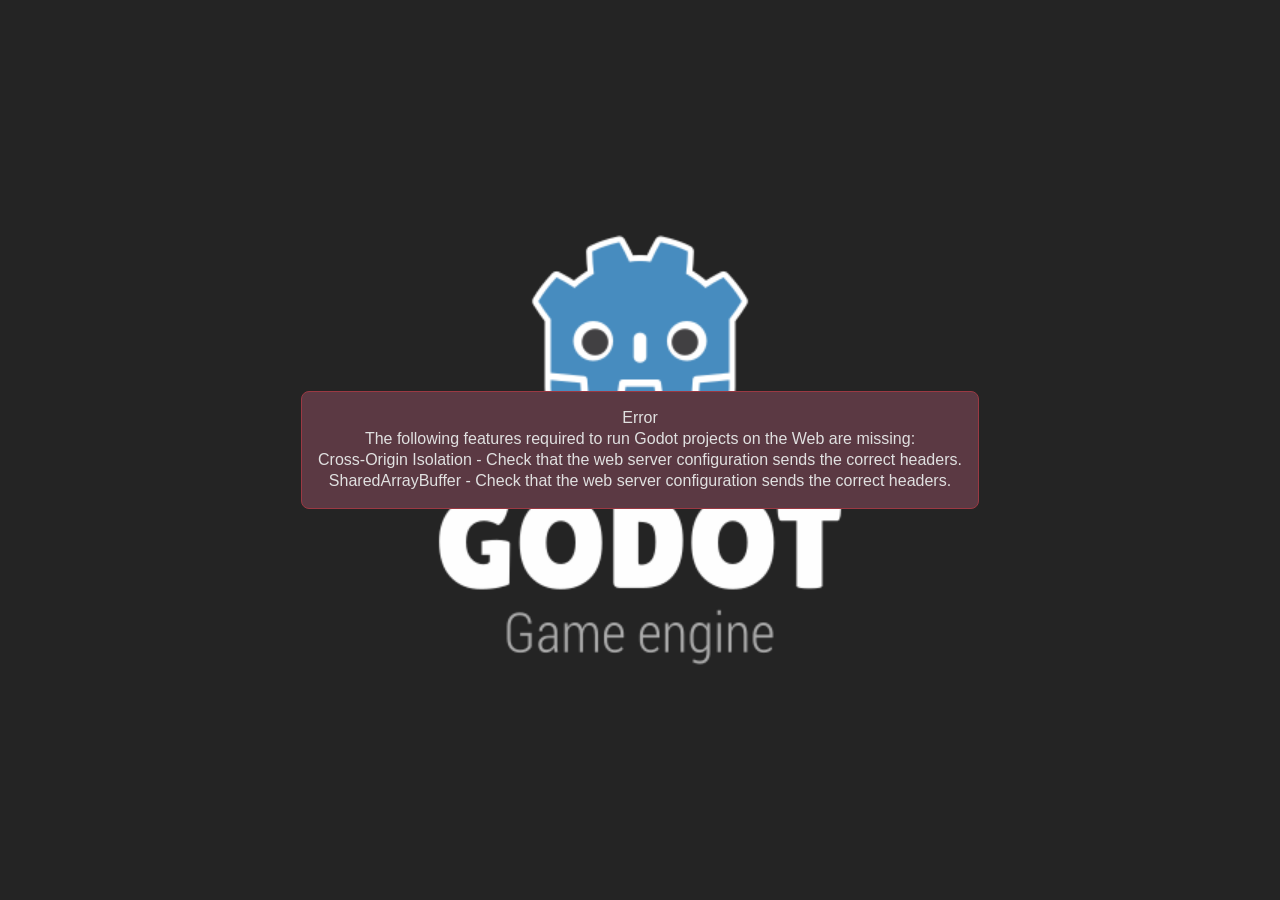
<file: Rumor/index.html>
<!DOCTYPE html>
<html lang="en">
	<head>
		<meta charset="utf-8">
		<meta name="viewport" content="width=device-width, user-scalable=no, initial-scale=1.0">
		<title>Rumor</title>
		<style>
html, body, #canvas {
	margin: 0;
	padding: 0;
	border: 0;
}

body {
	color: white;
	background-color: black;
	overflow: hidden;
	touch-action: none;
}

#canvas {
	display: block;
}

#canvas:focus {
	outline: none;
}

#status, #status-splash, #status-progress {
	position: absolute;
	left: 0;
	right: 0;
}

#status, #status-splash {
	top: 0;
	bottom: 0;
}

#status {
	background-color: #242424;
	display: flex;
	flex-direction: column;
	justify-content: center;
	align-items: center;
	visibility: hidden;
}

#status-splash {
	max-height: 100%;
	max-width: 100%;
	margin: auto;
}

#status-splash.show-image--false {
	display: none;
}

#status-splash.fullsize--true {
	height: 100%;
	width: 100%;
	object-fit: contain;
}

#status-splash.use-filter--false {
	image-rendering: pixelated;
}

#status-progress, #status-notice {
	display: none;
}

#status-progress {
	bottom: 10%;
	width: 50%;
	margin: 0 auto;
}

#status-notice {
	background-color: #5b3943;
	border-radius: 0.5rem;
	border: 1px solid #9b3943;
	color: #e0e0e0;
	font-family: 'Noto Sans', 'Droid Sans', Arial, sans-serif;
	line-height: 1.3;
	margin: 0 2rem;
	overflow: hidden;
	padding: 1rem;
	text-align: center;
	z-index: 1;
}
		</style>
		<link id="-gd-engine-icon" rel="icon" type="image/png" href="index.icon.png" />
<link rel="apple-touch-icon" href="index.apple-touch-icon.png"/>
<script src="coi-serviceworker.min.js"></script><meta name="author" content="EgoGamingCo"><meta name="copyright" content="© 2026 EgoGamingCo. All rights reserved.">
	</head>
	<body>
		<canvas id="canvas">
			Your browser does not support the canvas tag.
		</canvas>

		<noscript>
			Your browser does not support JavaScript.
		</noscript>

		<div id="status">
			<img id="status-splash" class="show-image--true fullsize--true use-filter--true" src="index.png" alt="">
			<progress id="status-progress"></progress>
			<div id="status-notice"></div>
		</div>

		<script src="index.js"></script>
		<script>
const GODOT_CONFIG = {"args":[],"canvasResizePolicy":2,"emscriptenPoolSize":8,"ensureCrossOriginIsolationHeaders":true,"executable":"index","experimentalVK":false,"fileSizes":{"index.pck":46891724,"index.wasm":56194770},"focusCanvas":true,"gdextensionLibs":[],"godotPoolSize":4};
const GODOT_THREADS_ENABLED = true;
const engine = new Engine(GODOT_CONFIG);

(function () {
	const statusOverlay = document.getElementById('status');
	const statusProgress = document.getElementById('status-progress');
	const statusNotice = document.getElementById('status-notice');

	let initializing = true;
	let statusMode = '';

	function setStatusMode(mode) {
		if (statusMode === mode || !initializing) {
			return;
		}
		if (mode === 'hidden') {
			statusOverlay.remove();
			initializing = false;
			return;
		}
		statusOverlay.style.visibility = 'visible';
		statusProgress.style.display = mode === 'progress' ? 'block' : 'none';
		statusNotice.style.display = mode === 'notice' ? 'block' : 'none';
		statusMode = mode;
	}

	function setStatusNotice(text) {
		while (statusNotice.lastChild) {
			statusNotice.removeChild(statusNotice.lastChild);
		}
		const lines = text.split('\n');
		lines.forEach((line) => {
			statusNotice.appendChild(document.createTextNode(line));
			statusNotice.appendChild(document.createElement('br'));
		});
	}

	function displayFailureNotice(err) {
		console.error(err);
		if (err instanceof Error) {
			setStatusNotice(err.message);
		} else if (typeof err === 'string') {
			setStatusNotice(err);
		} else {
			setStatusNotice('An unknown error occurred.');
		}
		setStatusMode('notice');
		initializing = false;
	}

	const missing = Engine.getMissingFeatures({
		threads: GODOT_THREADS_ENABLED,
	});

	if (missing.length !== 0) {
		if (GODOT_CONFIG['serviceWorker'] && GODOT_CONFIG['ensureCrossOriginIsolationHeaders'] && 'serviceWorker' in navigator) {
			let serviceWorkerRegistrationPromise;
			try {
				serviceWorkerRegistrationPromise = navigator.serviceWorker.getRegistration();
			} catch (err) {
				serviceWorkerRegistrationPromise = Promise.reject(new Error('Service worker registration failed.'));
			}
			// There's a chance that installing the service worker would fix the issue
			Promise.race([
				serviceWorkerRegistrationPromise.then((registration) => {
					if (registration != null) {
						return Promise.reject(new Error('Service worker already exists.'));
					}
					return registration;
				}).then(() => engine.installServiceWorker()),
				// For some reason, `getRegistration()` can stall
				new Promise((resolve) => {
					setTimeout(() => resolve(), 2000);
				}),
			]).then(() => {
				// Reload if there was no error.
				window.location.reload();
			}).catch((err) => {
				console.error('Error while registering service worker:', err);
			});
		} else {
			// Display the message as usual
			const missingMsg = 'Error\nThe following features required to run Godot projects on the Web are missing:\n';
			displayFailureNotice(missingMsg + missing.join('\n'));
		}
	} else {
		setStatusMode('progress');
		engine.startGame({
			'onProgress': function (current, total) {
				if (current > 0 && total > 0) {
					statusProgress.value = current;
					statusProgress.max = total;
				} else {
					statusProgress.removeAttribute('value');
					statusProgress.removeAttribute('max');
				}
			},
		}).then(() => {
			setStatusMode('hidden');
		}, displayFailureNotice);
	}
}());
		</script>
	</body>
</html>
</file>
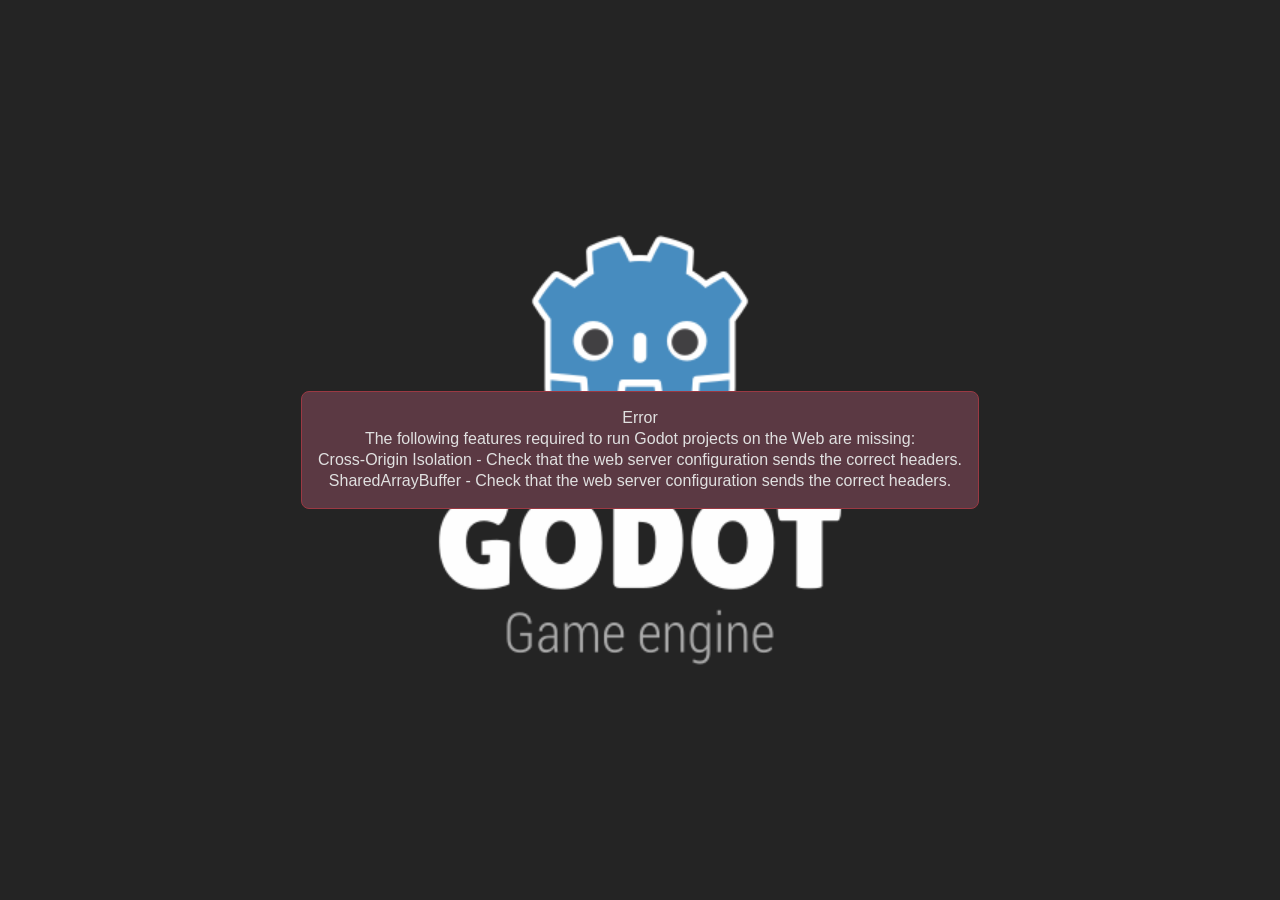
<file: Unobserved/index.html>
<!DOCTYPE html>
<html lang="en">
	<head>
		<meta charset="utf-8">
		<meta name="viewport" content="width=device-width, user-scalable=no, initial-scale=1.0">
		<title>Unobserved</title>
		<style>
html, body, #canvas {
	margin: 0;
	padding: 0;
	border: 0;
}

body {
	color: white;
	background-color: black;
	overflow: hidden;
	touch-action: none;
}

#canvas {
	display: block;
}

#canvas:focus {
	outline: none;
}

#status, #status-splash, #status-progress {
	position: absolute;
	left: 0;
	right: 0;
}

#status, #status-splash {
	top: 0;
	bottom: 0;
}

#status {
	background-color: #242424;
	display: flex;
	flex-direction: column;
	justify-content: center;
	align-items: center;
	visibility: hidden;
}

#status-splash {
	max-height: 100%;
	max-width: 100%;
	margin: auto;
}

#status-splash.show-image--false {
	display: none;
}

#status-splash.fullsize--true {
	height: 100%;
	width: 100%;
	object-fit: contain;
}

#status-splash.use-filter--false {
	image-rendering: pixelated;
}

#status-progress, #status-notice {
	display: none;
}

#status-progress {
	bottom: 10%;
	width: 50%;
	margin: 0 auto;
}

#status-notice {
	background-color: #5b3943;
	border-radius: 0.5rem;
	border: 1px solid #9b3943;
	color: #e0e0e0;
	font-family: 'Noto Sans', 'Droid Sans', Arial, sans-serif;
	line-height: 1.3;
	margin: 0 2rem;
	overflow: hidden;
	padding: 1rem;
	text-align: center;
	z-index: 1;
}
		</style>
		<link id="-gd-engine-icon" rel="icon" type="image/png" href="index.icon.png" />
<link rel="apple-touch-icon" href="index.apple-touch-icon.png"/>
<script src="coi-serviceworker.min.js"></script><meta name="author" content="EgoGamingCo"><meta name="copyright" content="© 2026 EgoGamingCo. All rights reserved.">
	</head>
	<body>
		<canvas id="canvas">
			Your browser does not support the canvas tag.
		</canvas>

		<noscript>
			Your browser does not support JavaScript.
		</noscript>

		<div id="status">
			<img id="status-splash" class="show-image--true fullsize--true use-filter--true" src="index.png" alt="">
			<progress id="status-progress"></progress>
			<div id="status-notice"></div>
		</div>

		<script src="index.js"></script>
		<script>
const GODOT_CONFIG = {"args":[],"canvasResizePolicy":2,"emscriptenPoolSize":8,"ensureCrossOriginIsolationHeaders":true,"executable":"index","experimentalVK":false,"fileSizes":{"index.pck":48998988,"index.wasm":56194770},"focusCanvas":true,"gdextensionLibs":[],"godotPoolSize":4};
const GODOT_THREADS_ENABLED = true;
const engine = new Engine(GODOT_CONFIG);

(function () {
	const statusOverlay = document.getElementById('status');
	const statusProgress = document.getElementById('status-progress');
	const statusNotice = document.getElementById('status-notice');

	let initializing = true;
	let statusMode = '';

	function setStatusMode(mode) {
		if (statusMode === mode || !initializing) {
			return;
		}
		if (mode === 'hidden') {
			statusOverlay.remove();
			initializing = false;
			return;
		}
		statusOverlay.style.visibility = 'visible';
		statusProgress.style.display = mode === 'progress' ? 'block' : 'none';
		statusNotice.style.display = mode === 'notice' ? 'block' : 'none';
		statusMode = mode;
	}

	function setStatusNotice(text) {
		while (statusNotice.lastChild) {
			statusNotice.removeChild(statusNotice.lastChild);
		}
		const lines = text.split('\n');
		lines.forEach((line) => {
			statusNotice.appendChild(document.createTextNode(line));
			statusNotice.appendChild(document.createElement('br'));
		});
	}

	function displayFailureNotice(err) {
		console.error(err);
		if (err instanceof Error) {
			setStatusNotice(err.message);
		} else if (typeof err === 'string') {
			setStatusNotice(err);
		} else {
			setStatusNotice('An unknown error occurred.');
		}
		setStatusMode('notice');
		initializing = false;
	}

	const missing = Engine.getMissingFeatures({
		threads: GODOT_THREADS_ENABLED,
	});

	if (missing.length !== 0) {
		if (GODOT_CONFIG['serviceWorker'] && GODOT_CONFIG['ensureCrossOriginIsolationHeaders'] && 'serviceWorker' in navigator) {
			let serviceWorkerRegistrationPromise;
			try {
				serviceWorkerRegistrationPromise = navigator.serviceWorker.getRegistration();
			} catch (err) {
				serviceWorkerRegistrationPromise = Promise.reject(new Error('Service worker registration failed.'));
			}
			// There's a chance that installing the service worker would fix the issue
			Promise.race([
				serviceWorkerRegistrationPromise.then((registration) => {
					if (registration != null) {
						return Promise.reject(new Error('Service worker already exists.'));
					}
					return registration;
				}).then(() => engine.installServiceWorker()),
				// For some reason, `getRegistration()` can stall
				new Promise((resolve) => {
					setTimeout(() => resolve(), 2000);
				}),
			]).then(() => {
				// Reload if there was no error.
				window.location.reload();
			}).catch((err) => {
				console.error('Error while registering service worker:', err);
			});
		} else {
			// Display the message as usual
			const missingMsg = 'Error\nThe following features required to run Godot projects on the Web are missing:\n';
			displayFailureNotice(missingMsg + missing.join('\n'));
		}
	} else {
		setStatusMode('progress');
		engine.startGame({
			'onProgress': function (current, total) {
				if (current > 0 && total > 0) {
					statusProgress.value = current;
					statusProgress.max = total;
				} else {
					statusProgress.removeAttribute('value');
					statusProgress.removeAttribute('max');
				}
			},
		}).then(() => {
			setStatusMode('hidden');
		}, displayFailureNotice);
	}
}());
		</script>
	</body>
</html>
</file>
<file: assets/css/site.css>
/* ===========================================================================
   EgoGamingCo — site styles
   Colour mode: follows the OS via prefers-color-scheme, and can be overridden
   by [data-theme="light" | "dark"] on <html> (set by the lightbulb toggle).
   =========================================================================== */

/* --- design tokens ------------------------------------------------------ */

:root {
  --brand-cyan: #0bc3f9;
  --brand-blue: #0561e9;
  --brand-deep: #0442a8;
  --brand-grad: linear-gradient(135deg, var(--brand-cyan), var(--brand-blue));

  --radius-sm: 10px;
  --radius: 18px;
  --radius-lg: 26px;
  --wrap: 1160px;
  --ease: cubic-bezier(.22, .68, 0, 1);

  --font: "Segoe UI Variable Display", "Segoe UI", system-ui, -apple-system,
          "Helvetica Neue", Arial, sans-serif;

  color-scheme: light dark;
}

/* light palette (default) */
:root,
:root[data-theme="light"] {
  --bg: #f4f8ff;
  --bg-2: #e8f1fe;
  --surface: #ffffff;
  --surface-2: #f7fafe;
  --text: #0a1730;
  --text-soft: #465b7c;
  --text-faint: #6f83a3;
  --line: rgba(9, 40, 92, .12);
  --line-strong: rgba(9, 40, 92, .2);
  --header-bg: rgba(244, 248, 255, .78);
  --shadow: 0 1px 2px rgba(9, 30, 66, .06), 0 14px 34px -18px rgba(9, 30, 66, .3);
  --shadow-lift: 0 2px 4px rgba(9, 30, 66, .07), 0 30px 60px -26px rgba(5, 97, 233, .45);
  --art-bg: linear-gradient(150deg, #e6f4ff, #dbe8ff 60%, #d3e0ff);
  --art-ink: #0561e9;
  --aurora-1: rgba(11, 195, 249, .38);
  --aurora-2: rgba(5, 97, 233, .3);
  --aurora-3: rgba(120, 160, 255, .3);
  --chip-bg: rgba(5, 97, 233, .08);
  --bulb-off: #93a5c2;
  --scrim: rgba(255, 255, 255, .6);
}

/* dark palette — applied when the OS asks for it and nothing overrides */
@media (prefers-color-scheme: dark) {
  :root:not([data-theme="light"]) {
    --bg: #070c18;
    --bg-2: #0a1122;
    --surface: #0e1526;
    --surface-2: #121b30;
    --text: #e9eef8;
    --text-soft: #a9bad6;
    --text-faint: #7d90b0;
    --line: rgba(160, 200, 255, .12);
    --line-strong: rgba(160, 200, 255, .24);
    --header-bg: rgba(7, 12, 24, .72);
    --shadow: 0 1px 2px rgba(0, 0, 0, .5), 0 18px 40px -20px rgba(0, 0, 0, .8);
    --shadow-lift: 0 2px 6px rgba(0, 0, 0, .55), 0 34px 70px -28px rgba(11, 195, 249, .4);
    --art-bg: linear-gradient(150deg, #0f2647, #102544 60%, #0b1730);
    --art-ink: #7fd8ff;
    --aurora-1: rgba(11, 195, 249, .3);
    --aurora-2: rgba(5, 97, 233, .34);
    --aurora-3: rgba(88, 60, 220, .28);
    --chip-bg: rgba(127, 216, 255, .1);
    --bulb-off: #5c6f90;
    --scrim: rgba(7, 12, 24, .55);
  }
}

/* dark palette — explicit override from the toggle */
:root[data-theme="dark"] {
  --bg: #070c18;
  --bg-2: #0a1122;
  --surface: #0e1526;
  --surface-2: #121b30;
  --text: #e9eef8;
  --text-soft: #a9bad6;
  --text-faint: #7d90b0;
  --line: rgba(160, 200, 255, .12);
  --line-strong: rgba(160, 200, 255, .24);
  --header-bg: rgba(7, 12, 24, .72);
  --shadow: 0 1px 2px rgba(0, 0, 0, .5), 0 18px 40px -20px rgba(0, 0, 0, .8);
  --shadow-lift: 0 2px 6px rgba(0, 0, 0, .55), 0 34px 70px -28px rgba(11, 195, 249, .4);
  --art-bg: linear-gradient(150deg, #0f2647, #102544 60%, #0b1730);
  --art-ink: #7fd8ff;
  --aurora-1: rgba(11, 195, 249, .3);
  --aurora-2: rgba(5, 97, 233, .34);
  --aurora-3: rgba(88, 60, 220, .28);
  --chip-bg: rgba(127, 216, 255, .1);
  --bulb-off: #5c6f90;
  --scrim: rgba(7, 12, 24, .55);
}

:root[data-theme="light"] { color-scheme: light; }
:root[data-theme="dark"]  { color-scheme: dark; }

/* --- base --------------------------------------------------------------- */

*, *::before, *::after { box-sizing: border-box; }

html { scroll-behavior: smooth; }

body {
  margin: 0;
  font-family: var(--font);
  font-size: clamp(16px, .55vw + 14.2px, 17.5px);
  line-height: 1.65;
  color: var(--text);
  background: var(--bg);
  -webkit-font-smoothing: antialiased;
  overflow-x: hidden;
}

img { max-width: 100%; height: auto; display: block; }

h1, h2, h3 {
  line-height: 1.1;
  letter-spacing: -.02em;
  margin: 0;
  font-weight: 700;
}

p { margin: 0 0 1em; }

a { color: var(--brand-blue); text-decoration: none; }
a:hover { text-decoration: underline; }

:focus-visible {
  outline: 2px solid var(--brand-cyan);
  outline-offset: 3px;
  border-radius: 6px;
}

.wrap {
  width: 100%;
  max-width: var(--wrap);
  margin-inline: auto;
  padding-inline: clamp(18px, 4vw, 36px);
}

.grad {
  background: var(--brand-grad);
  -webkit-background-clip: text;
  background-clip: text;
  color: transparent;
}

.eyebrow {
  margin: 0 0 .7rem;
  font-size: .8rem;
  font-weight: 700;
  letter-spacing: .14em;
  text-transform: uppercase;
  color: var(--text-faint);
}

.skip-link {
  position: absolute;
  left: -9999px;
  top: 0;
  z-index: 100;
  padding: .7rem 1.1rem;
  background: var(--surface);
  border: 1px solid var(--line-strong);
  border-radius: var(--radius-sm);
}
.skip-link:focus { left: 12px; top: 12px; }

/* --- header ------------------------------------------------------------- */

.site-header {
  position: sticky;
  top: 0;
  z-index: 40;
  background: var(--header-bg);
  backdrop-filter: saturate(160%) blur(14px);
  -webkit-backdrop-filter: saturate(160%) blur(14px);
  border-bottom: 1px solid var(--line);
}

.header-inner {
  display: flex;
  align-items: center;
  gap: clamp(10px, 2vw, 20px);
  min-height: 68px;
  padding-block: 10px;
}

.brand { display: flex; align-items: center; line-height: 0; }
.brand:hover { text-decoration: none; }
.brand img { transition: transform .35s var(--ease); }
.brand:hover img { transform: translateY(-1px) scale(1.02); }

.brand-lockup { width: auto; height: 30px; }
.brand-mark { display: none; width: auto; height: 34px; }

@media (max-width: 620px) {
  .brand-lockup { display: none; }
  .brand-mark { display: block; }
}

.site-nav {
  margin-left: auto;
  display: flex;
  align-items: center;
  gap: clamp(12px, 2.4vw, 28px);
  font-size: .95rem;
  font-weight: 600;
}
.site-nav a { color: var(--text-soft); }
.site-nav a:hover { color: var(--text); text-decoration: none; }

.nav-cta {
  padding: .5rem 1rem;
  border-radius: 999px;
  color: #fff !important;
  background: var(--brand-grad);
  box-shadow: 0 8px 20px -10px var(--brand-blue);
  transition: transform .25s var(--ease), box-shadow .25s var(--ease);
}
.nav-cta:hover { transform: translateY(-1px); box-shadow: 0 14px 26px -10px var(--brand-blue); }

@media (max-width: 480px) {
  .site-nav a:not(.nav-cta) { display: none; }
}

/* --- lightbulb toggle --------------------------------------------------- */

.bulb {
  flex: none;
  display: grid;
  place-items: center;
  width: 42px;
  height: 42px;
  padding: 0;
  border-radius: 50%;
  border: 1px solid var(--line);
  background: var(--surface);
  color: var(--bulb-off);
  cursor: pointer;
  transition: color .3s var(--ease), border-color .3s var(--ease),
              box-shadow .3s var(--ease), transform .2s var(--ease);
}
.bulb:hover { transform: translateY(-1px); border-color: var(--line-strong); }
.bulb:active { transform: translateY(0) scale(.94); }

.bulb-icon {
  width: 23px;
  height: 23px;
  fill: none;
  stroke: currentColor;
  stroke-width: 1.6;
  stroke-linecap: round;
  stroke-linejoin: round;
}
.bulb-glass { transition: fill .3s var(--ease); fill: transparent; }
.bulb-rays { opacity: 0; transform-origin: 12px 12px; transition: opacity .3s var(--ease), transform .4s var(--ease); transform: scale(.6); }

/* lit state = light mode is active */
:root:not([data-theme="dark"]) .bulb,
:root[data-theme="light"] .bulb {
  color: #f0a92b;
  box-shadow: 0 0 0 4px rgba(240, 169, 43, .12);
}
:root:not([data-theme="dark"]) .bulb-glass,
:root[data-theme="light"] .bulb-glass { fill: rgba(255, 199, 87, .35); }
:root:not([data-theme="dark"]) .bulb-rays,
:root[data-theme="light"] .bulb-rays { opacity: 1; transform: scale(1); }

@media (prefers-color-scheme: dark) {
  :root:not([data-theme]) .bulb { color: var(--bulb-off); box-shadow: none; }
  :root:not([data-theme]) .bulb-glass { fill: transparent; }
  :root:not([data-theme]) .bulb-rays { opacity: 0; transform: scale(.6); }
}
:root[data-theme="dark"] .bulb { color: var(--bulb-off); box-shadow: none; }
:root[data-theme="dark"] .bulb-glass { fill: transparent; }
:root[data-theme="dark"] .bulb-rays { opacity: 0; transform: scale(.6); }

/* --- buttons ------------------------------------------------------------ */

.btn {
  display: inline-flex;
  align-items: center;
  gap: .5rem;
  padding: .82rem 1.4rem;
  border-radius: 999px;
  font-size: .98rem;
  font-weight: 650;
  letter-spacing: -.01em;
  border: 1px solid transparent;
  transition: transform .25s var(--ease), box-shadow .25s var(--ease),
              background-color .25s var(--ease), border-color .25s var(--ease);
}
.btn:hover { text-decoration: none; transform: translateY(-2px); }

.btn-primary {
  color: #fff;
  background: var(--brand-grad);
  box-shadow: 0 12px 28px -12px var(--brand-blue);
}
.btn-primary:hover { box-shadow: 0 20px 38px -14px var(--brand-blue); }

.btn-ghost {
  color: var(--text);
  background: var(--surface);
  border-color: var(--line-strong);
  box-shadow: var(--shadow);
}
.btn-ghost:hover { border-color: var(--brand-cyan); }

.btn-card {
  margin-top: auto;
  align-self: flex-start;
  padding: .68rem 1.15rem;
  font-size: .93rem;
  color: var(--brand-blue);
  background: var(--chip-bg);
  border-color: transparent;
}
:root[data-theme="dark"] .btn-card { color: var(--art-ink); }
@media (prefers-color-scheme: dark) {
  :root:not([data-theme="light"]) .btn-card { color: var(--art-ink); }
}
.btn-card:hover { border-color: var(--brand-cyan); }

.ext {
  width: 13px;
  height: 13px;
  fill: none;
  stroke: currentColor;
  stroke-width: 1.7;
  stroke-linecap: round;
  stroke-linejoin: round;
  opacity: .8;
}

/* --- hero --------------------------------------------------------------- */

.hero {
  position: relative;
  isolation: isolate;
  overflow: hidden;
  padding-block: clamp(52px, 8vw, 108px) clamp(36px, 5vw, 64px);
}

.aurora {
  position: absolute;
  inset: -30% -10% auto -10%;
  height: 130%;
  z-index: -1;
  background:
    radial-gradient(42% 46% at 22% 30%, var(--aurora-1), transparent 65%),
    radial-gradient(38% 44% at 78% 22%, var(--aurora-2), transparent 66%),
    radial-gradient(46% 50% at 58% 78%, var(--aurora-3), transparent 68%);
  filter: blur(18px);
  animation: drift 22s ease-in-out infinite alternate;
}

@keyframes drift {
  0%   { transform: translate3d(-2%, 0, 0) scale(1); }
  50%  { transform: translate3d(3%, 2%, 0) scale(1.06); }
  100% { transform: translate3d(0, -2%, 0) scale(1.02); }
}

.hero-inner {
  display: grid;
  gap: clamp(28px, 5vw, 64px);
  align-items: center;
  grid-template-columns: minmax(0, 1.15fr) minmax(0, .85fr);
}

@media (max-width: 880px) {
  .hero-inner { grid-template-columns: 1fr; }
}

.hero h1 {
  font-size: clamp(2.5rem, 6.4vw, 4.4rem);
  margin-bottom: 1.1rem;
}

.lede {
  max-width: 34em;
  font-size: clamp(1.02rem, .5vw + .92rem, 1.2rem);
  color: var(--text-soft);
}

.hero-actions {
  display: flex;
  flex-wrap: wrap;
  gap: .8rem;
  margin-top: 1.9rem;
}

.hero-art {
  position: relative;
  display: grid;
  place-items: center;
  aspect-ratio: 1;
  max-width: 400px;
  margin-inline: auto;
  width: 100%;
}
.hero-art img {
  width: 72%;
  filter: drop-shadow(0 26px 44px rgba(5, 97, 233, .35));
  animation: float 7s ease-in-out infinite;
}
@keyframes float {
  0%, 100% { transform: translateY(-6px); }
  50%      { transform: translateY(10px); }
}

.orbit {
  position: absolute;
  border-radius: 50%;
  border: 1px solid var(--line-strong);
  opacity: .7;
}
.orbit-1 { inset: 4%;  border-style: solid; animation: spin 34s linear infinite; }
.orbit-2 { inset: 16%; border-style: dashed; animation: spin 22s linear infinite reverse; }
@keyframes spin { to { transform: rotate(360deg); } }

@media (max-width: 880px) {
  .hero-art { max-width: 250px; margin-top: 8px; }
}

/* --- sections ----------------------------------------------------------- */

.section {
  padding-block: clamp(56px, 8vw, 104px);
  scroll-margin-top: 84px; /* clears the sticky header on anchor jumps */
}

.section-alt {
  background: var(--bg-2);
  border-block: 1px solid var(--line);
}

.section-head {
  max-width: 46rem;
  margin-bottom: clamp(30px, 4vw, 52px);
}
.section-head h2 { font-size: clamp(1.85rem, 3.2vw, 2.7rem); }
.section-sub {
  margin-top: .9rem;
  color: var(--text-soft);
  font-size: 1.06rem;
}

/* --- game cards --------------------------------------------------------- */

.cards {
  display: grid;
  gap: clamp(20px, 2.6vw, 30px);
  grid-template-columns: repeat(auto-fit, minmax(290px, 1fr));
}

.card {
  display: flex;
  flex-direction: column;
  background: var(--surface);
  border: 1px solid var(--line);
  border-radius: var(--radius-lg);
  overflow: hidden;
  box-shadow: var(--shadow);
  transition: transform .4s var(--ease), box-shadow .4s var(--ease),
              border-color .4s var(--ease);
}
.card:hover {
  transform: translateY(-6px);
  border-color: transparent;
  box-shadow: var(--shadow-lift);
}

.card-art {
  position: relative;
  aspect-ratio: 16 / 10;
  background: var(--art-bg);
  border-bottom: 1px solid var(--line);
  overflow: hidden;
}
.card-art::after {
  content: "";
  position: absolute;
  inset: 0;
  background: radial-gradient(70% 60% at 50% 8%, rgba(255, 255, 255, .35), transparent 70%);
  pointer-events: none;
}
:root[data-theme="dark"] .card-art::after { background: radial-gradient(70% 60% at 50% 8%, rgba(127, 216, 255, .12), transparent 70%); }
@media (prefers-color-scheme: dark) {
  :root:not([data-theme="light"]) .card-art::after { background: radial-gradient(70% 60% at 50% 8%, rgba(127, 216, 255, .12), transparent 70%); }
}

.card-art svg {
  position: absolute;
  inset: 0;
  width: 100%;
  height: 100%;
}
.art-lines {
  fill: none;
  stroke: var(--art-ink);
  stroke-width: 3.4;
  stroke-linecap: round;
  stroke-linejoin: round;
  opacity: .85;
  transition: transform .5s var(--ease);
  transform-origin: 160px 100px;
}
.card:hover .art-lines { transform: scale(1.05); }

.card-body {
  display: flex;
  flex-direction: column;
  gap: .85rem;
  flex: 1;
  padding: clamp(20px, 2.4vw, 28px);
}

.card-body h3 { font-size: 1.4rem; }

.badge {
  position: absolute;
  top: 14px;
  right: 14px;
  z-index: 2;
  padding: .3rem .7rem;
  border-radius: 999px;
  font-size: .72rem;
  font-weight: 700;
  letter-spacing: .06em;
  text-transform: uppercase;
  color: var(--text-soft);
  background: var(--scrim);
  border: 1px solid var(--line);
  backdrop-filter: blur(8px) saturate(140%);
  -webkit-backdrop-filter: blur(8px) saturate(140%);
}
.badge-live {
  color: #fff;
  border-color: transparent;
  background: var(--brand-grad);
  box-shadow: 0 6px 16px -8px var(--brand-blue);
}

.chips {
  display: flex;
  flex-wrap: wrap;
  gap: .4rem;
  margin: 0;
  padding: 0;
  list-style: none;
}
.chips li {
  padding: .22rem .6rem;
  border-radius: 999px;
  font-size: .78rem;
  font-weight: 600;
  color: var(--text-faint);
  background: var(--chip-bg);
}

.card-body p {
  margin: 0;
  color: var(--text-soft);
  font-size: .97rem;
}

/* --- pillars ------------------------------------------------------------ */

.pillars {
  display: grid;
  gap: clamp(18px, 2.4vw, 28px);
  grid-template-columns: repeat(auto-fit, minmax(258px, 1fr));
  margin: 0;
  padding: 0;
  list-style: none;
}

.pillar {
  padding: clamp(20px, 2.4vw, 28px);
  background: var(--surface);
  border: 1px solid var(--line);
  border-radius: var(--radius-lg);
  box-shadow: var(--shadow);
  transition: transform .4s var(--ease), box-shadow .4s var(--ease);
}
.pillar:hover { transform: translateY(-4px); box-shadow: var(--shadow-lift); }

.pillar-icon {
  display: grid;
  place-items: center;
  width: 46px;
  height: 46px;
  margin-bottom: 1.05rem;
  border-radius: 14px;
  color: #fff;
  background: var(--brand-grad);
  box-shadow: 0 10px 22px -12px var(--brand-blue);
}
.pillar-icon svg {
  width: 23px;
  height: 23px;
  fill: none;
  stroke: currentColor;
  stroke-width: 1.7;
  stroke-linecap: round;
  stroke-linejoin: round;
}

.pillar h3 { font-size: 1.16rem; margin-bottom: .55rem; }
.pillar p { margin: 0; color: var(--text-soft); font-size: .95rem; }

.pillar em {
  font-style: normal;
  font-weight: 700;
  color: var(--brand-blue);
}
:root[data-theme="dark"] .pillar em { color: var(--art-ink); }
@media (prefers-color-scheme: dark) {
  :root:not([data-theme="light"]) .pillar em { color: var(--art-ink); }
}

/* --- studio ------------------------------------------------------------- */

.studio {
  display: grid;
  gap: clamp(28px, 5vw, 60px);
  align-items: center;
  grid-template-columns: minmax(0, 1.25fr) minmax(0, .75fr);
}
@media (max-width: 880px) { .studio { grid-template-columns: 1fr; } }

.studio h2 { font-size: clamp(1.85rem, 3.2vw, 2.7rem); margin-bottom: 1rem; }
.studio p { color: var(--text-soft); max-width: 40em; }

.facts {
  display: grid;
  gap: 12px;
  margin: 0;
  padding: 0;
  list-style: none;
}
.facts li {
  display: flex;
  flex-direction: column;
  padding: 1.05rem 1.3rem;
  border-radius: var(--radius);
  background: var(--surface);
  border: 1px solid var(--line);
  box-shadow: var(--shadow);
}
.facts strong {
  font-size: 1.5rem;
  letter-spacing: -.02em;
  background: var(--brand-grad);
  -webkit-background-clip: text;
  background-clip: text;
  color: transparent;
}
.facts span { font-size: .88rem; color: var(--text-faint); }

/* --- footer ------------------------------------------------------------- */

.site-footer {
  padding-block: clamp(30px, 4vw, 44px);
  border-top: 1px solid var(--line);
  background: var(--bg);
}

.footer-inner {
  display: flex;
  flex-wrap: wrap;
  align-items: center;
  gap: 14px 22px;
}

.footer-mark { width: 38px; height: 38px; }

.footer-text { margin-right: auto; }
.footer-name { margin: 0; font-weight: 700; letter-spacing: -.01em; }
.footer-meta { margin: 0; font-size: .82rem; color: var(--text-faint); }

.footer-links {
  display: flex;
  flex-wrap: wrap;
  gap: 8px 18px;
  font-size: .9rem;
}
.footer-links a { color: var(--text-soft); }
.footer-links a:hover { color: var(--text); }

/* --- scroll reveal ------------------------------------------------------ */

.js .reveal {
  opacity: 0;
  transform: translateY(18px);
  transition: opacity .7s var(--ease), transform .7s var(--ease);
}
.js .reveal.is-visible { opacity: 1; transform: none; }

/* --- motion & print ----------------------------------------------------- */

@media (prefers-reduced-motion: reduce) {
  html { scroll-behavior: auto; }
  *, *::before, *::after {
    animation-duration: .001ms !important;
    animation-iteration-count: 1 !important;
    transition-duration: .001ms !important;
  }
  .js .reveal { opacity: 1; transform: none; }
}
</file>
<file: assets/css/games.css>
/* ===========================================================================
   EgoGamingCo — shared pieces for the multi-platform games catalogue
   (status pills, platform tags, screenshots). Loaded after site.css.
   =========================================================================== */

:root,
:root[data-theme="light"] {
  --st-play: #0561e9;
  --st-alpha: #0a8fb8;
  --st-dev: #5b6b86;
  --st-proto: #b26a00;
  --st-design: #7a5bd6;
  --plat-on: #0a1730;
  --tribute: #a0522d;
  --shot-ring: rgba(9, 40, 92, .14);
}
@media (prefers-color-scheme: dark) {
  :root:not([data-theme="light"]) {
    --st-play: #7fd8ff;
    --st-alpha: #5fd0f0;
    --st-dev: #a9bad6;
    --st-proto: #ffbf5e;
    --st-design: #b9a4ff;
    --plat-on: #e9eef8;
    --tribute: #f0a878;
    --shot-ring: rgba(160, 200, 255, .16);
  }
}
:root[data-theme="dark"] {
  --st-play: #7fd8ff;
  --st-alpha: #5fd0f0;
  --st-dev: #a9bad6;
  --st-proto: #ffbf5e;
  --st-design: #b9a4ff;
  --plat-on: #e9eef8;
  --tribute: #f0a878;
  --shot-ring: rgba(160, 200, 255, .16);
}

/* --- screenshots -------------------------------------------------------- */

.shot {
  position: relative;
  aspect-ratio: 16 / 10;
  overflow: hidden;
  background: var(--art-bg);
}
.shot img {
  width: 100%;
  height: 100%;
  object-fit: cover;
  transition: transform .6s var(--ease);
}
.shot svg { position: absolute; inset: 0; width: 100%; height: 100%; }

/* --- status pill -------------------------------------------------------- */

.status {
  display: inline-flex;
  align-items: center;
  gap: .4rem;
  font-size: .74rem;
  font-weight: 700;
  letter-spacing: .06em;
  text-transform: uppercase;
  color: var(--st, var(--st-dev));
}
.status::before {
  content: "";
  width: .55rem;
  height: .55rem;
  border-radius: 50%;
  background: currentColor;
}
.st-play   { --st: var(--st-play); }
.st-play::before { box-shadow: 0 0 0 3px color-mix(in srgb, currentColor 25%, transparent); }
.st-alpha  { --st: var(--st-alpha); }
.st-dev    { --st: var(--st-dev); }
.st-proto  { --st: var(--st-proto); }
.st-design { --st: var(--st-design); }
.st-design::before { background: transparent; border: 2px solid currentColor; }

/* --- platform tags ------------------------------------------------------ */

.plats {
  display: flex;
  flex-wrap: wrap;
  gap: .35rem;
  margin: 0;
  padding: 0;
  list-style: none;
}
.plats li {
  padding: .16rem .55rem;
  border-radius: 6px;
  font-size: .74rem;
  font-weight: 650;
  border: 1px dashed var(--line-strong);
  color: var(--text-faint);
}
.plats li.now {
  border-style: solid;
  border-color: transparent;
  color: var(--plat-on);
  background: var(--chip-bg);
}
.plats li.now::before { content: "▶ "; font-size: .62rem; color: var(--st-play); }

/* --- misc --------------------------------------------------------------- */

.hook {
  font-style: italic;
  color: var(--text);
  font-weight: 600;
}

.tribute-of {
  font-size: .85rem;
  color: var(--tribute);
  font-weight: 600;
}

.legend {
  display: flex;
  flex-wrap: wrap;
  gap: .5rem 1.2rem;
  font-size: .82rem;
  color: var(--text-faint);
}

.footer-note {
  flex-basis: 100%;
  margin: 0;
  font-size: .78rem;
  color: var(--text-faint);
}

.sr {
  position: absolute;
  width: 1px;
  height: 1px;
  overflow: hidden;
  clip: rect(0 0 0 0);
  white-space: nowrap;
}

.plats li.preparing {
  border-style: solid;
  border-color: var(--st-design);
  color: var(--st-design);
}

.plats li.companion {
  border-style: solid;
  border-color: var(--st-play);
  color: var(--st-play);
}
</file>
